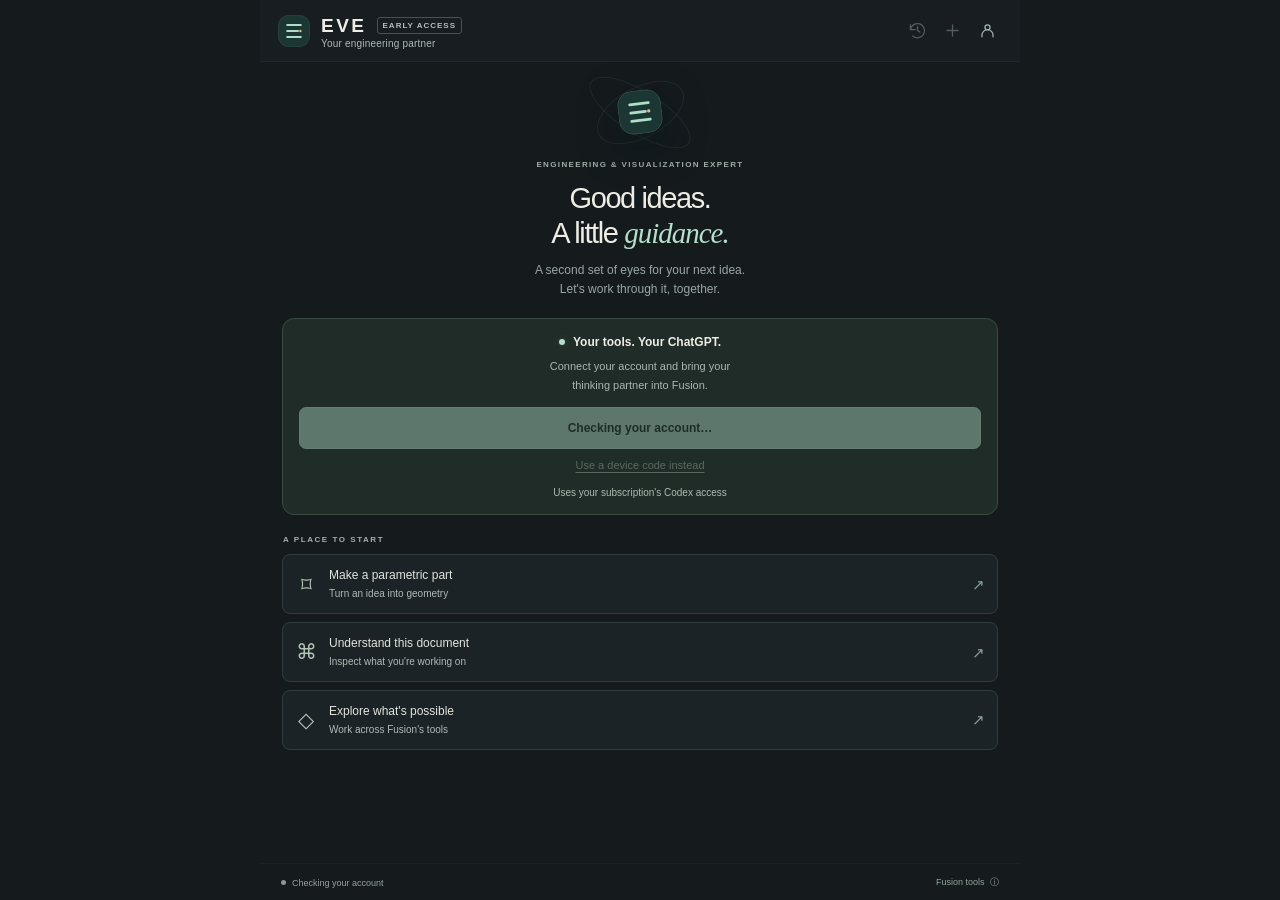
<file: addin/EVE/panel/index.html>
<!doctype html>
<html lang="en">
<head>
  <meta charset="utf-8">
  <meta name="viewport" content="width=device-width,initial-scale=1">
  <meta http-equiv="Content-Security-Policy" content="default-src 'self'; script-src 'self'; style-src 'self'; img-src 'self' data:; connect-src 'none'; object-src 'none'; base-uri 'none'">
  <title>EVE · Your engineering partner</title>
  <link rel="stylesheet" href="style.css?v=2">
  <link rel="stylesheet" href="fusion.css?v=13">
  <script src="images.js?v=2" defer></script>
  <script src="panel.js?v=15" defer></script>
</head>
<body>
  <div id="app" class="app signed-out">
    <header class="topbar">
      <div class="brand"><img src="mark.svg" alt="" width="32" height="32"><div><span class="wordmark">EVE<span class="beta">EARLY ACCESS</span></span><span class="brand-subtitle">Your engineering partner</span></div></div>
      <div class="header-actions">
        <button id="history-button" class="icon-button" title="Chat history" aria-label="Chat history" aria-expanded="false" aria-controls="history-panel"><svg viewBox="0 0 24 24"><path d="M3 11a9 9 0 1 1 3 8M3 5v6h6M12 7v5l3 2"/></svg></button>
        <button id="new-chat" class="icon-button" title="New conversation" aria-label="New conversation"><svg viewBox="0 0 24 24"><path d="M12 5v14M5 12h14"/></svg></button>
        <button id="account-button" class="icon-button" title="Account" aria-label="Account settings" aria-expanded="false"><svg viewBox="0 0 24 24"><circle cx="12" cy="8" r="3.2"/><path d="M5 20v-2a7 7 0 0 1 14 0v2"/></svg></button>
      </div>
    </header>
    <section id="account-menu" class="account-menu" aria-label="Account settings" hidden>
      <span class="eyebrow">YOUR CONNECTION</span><strong id="account-email">Not signed in</strong><span id="account-plan">Use your ChatGPT account</span>
      <button id="logout" class="secondary-button" hidden>Sign out</button>
      <div class="update-settings">
        <span id="installed-version"></span>
        <p id="update-status" role="status"></p>
        <button id="check-updates" class="secondary-button">Check for updates</button>
        <button id="menu-update" class="secondary-button" hidden>What’s new</button>
        <p id="download-status" role="status" hidden></p>
        <button id="menu-download" class="secondary-button" hidden>Download update</button>
      </div>
      <div class="debug-settings">
        <label class="debug-toggle" for="debug-logging"><span>Debug logging</span><input id="debug-logging" type="checkbox" role="switch" aria-describedby="debug-note"></label>
        <p id="debug-note">Off by default. When on, saves code, tool results, and errors locally. Logs may contain design details.</p>
        <button id="open-logs" class="secondary-button">Open logs folder</button>
      </div>
    </section>
    <section id="history-panel" class="history-panel" aria-label="Chat history" hidden>
      <div class="history-heading"><div><span class="eyebrow">PICK UP WHERE YOU LEFT OFF</span><h2>Your conversations</h2></div><button id="history-close" class="icon-button" aria-label="Close chat history">×</button></div>
      <p class="history-note">Saved on this computer</p>
      <label class="sr-only" for="history-search">Search conversations</label><input id="history-search" class="history-search" type="search" placeholder="Find a conversation…" autocomplete="off">
      <p id="history-empty" class="history-empty">Your conversations will appear here after your first message.</p>
      <div id="history-list" class="history-list"></div>
      <button id="history-more" class="secondary-button" hidden>Load older conversations</button>
    </section>
    <div id="preview-banner" class="preview-banner" hidden>DESIGN PREVIEW · SAMPLE CONTENT</div>
    <aside id="update-banner" class="update-banner" aria-label="EVE update" hidden>
      <div><strong id="update-title"></strong><span id="update-hint">Download to Downloads, then close Fusion and run the installer.</span></div>
      <div class="update-actions"><button id="download-update">Download update</button><button id="update-notes">What’s new</button><button id="dismiss-update" aria-label="Dismiss update notice" title="Remind me next time EVE starts">×</button></div>
    </aside>
    <main id="scroll-area">
      <section id="runtime-setup" class="sign-in-card runtime-setup" hidden>
        <span class="eyebrow">LET'S GET CONNECTED</span><h2>Codex needs attention</h2>
        <p>EVE couldn't start its included Codex runtime. Install or repair EVE with the complete EVE package for your computer, then reconnect.</p>
        <button id="repair-eve" class="primary-button">EVE installation guide ↗</button>
        <button id="install-codex" class="text-button">Official Codex download &amp; setup ↗</button>
        <span class="sign-in-note">The full EVE package includes its required runtime. Installing the desktop app alone doesn't repair EVE.</span>
      </section>
      <section id="welcome" class="welcome">
        <div class="hero-art" aria-hidden="true"><div class="orbit orbit-one"></div><div class="orbit orbit-two"></div><div class="crosshair crosshair-one">+</div><div class="crosshair crosshair-two">+</div><img src="mark.svg" width="74" height="74" alt=""><span class="art-label">IDEA → POSSIBILITY</span></div>
        <span class="eyebrow hero-eyebrow">ENGINEERING & VISUALIZATION EXPERT</span>
        <h1>Good ideas.<br>A little <em>guidance.</em></h1>
        <p class="intro">A second set of eyes for your next idea.<br>Let's work through it, together.</p>
        <section id="sign-in-card" class="sign-in-card">
          <div class="card-heading"><span class="connection-dot"></span><span>Your tools. Your ChatGPT.</span></div>
          <p>Connect your account and bring your<br class="wide-only"> thinking partner into Fusion.</p>
          <button id="login" class="primary-button">Sign in with ChatGPT <span aria-hidden="true">↗</span></button>
          <div id="login-wait" hidden><span class="small-spinner"></span><span>Finish signing in in your browser</span></div>
          <div id="device-info" hidden><span>Enter this code in your browser</span><strong id="device-code"></strong></div>
          <button id="device-login" class="text-button">Use a device code instead</button>
          <button id="cancel-login" class="text-button" hidden>Cancel sign-in</button>
          <button id="refresh-account" class="text-button" hidden>I've signed in — check again</button>
          <span class="sign-in-note">Uses your subscription's Codex access</span>
        </section>
        <div class="suggestions">
          <span class="eyebrow">A PLACE TO START</span>
          <button class="suggestion" data-prompt="Create a new component with a parametric 60 mm by 40 mm plate, 5 mm thick. Add four 5 mm mounting holes with centers 8 mm from each adjacent edge. Inspect the current document first and preserve existing geometry."><span class="suggestion-icon">⌑</span><span>Make a parametric part<small>Turn an idea into geometry</small></span><span class="suggestion-arrow">↗</span></button>
          <button class="suggestion" data-prompt="Inspect my active Fusion document and summarize its products, components, parameters, and current selection."><span class="suggestion-icon">⌘</span><span>Understand this document<small>Inspect what you're working on</small></span><span class="suggestion-arrow">↗</span></button>
          <button class="suggestion" data-prompt="Inspect my active Fusion workspace and available APIs. Explain what you can do here, including modeling, assemblies, or manufacturing where supported."><span class="suggestion-icon">◇</span><span>Explore what's possible<small>Work across Fusion's tools</small></span><span class="suggestion-arrow">↗</span></button>
        </div>
      </section>
      <section id="conversation" class="conversation" aria-label="Conversation" hidden></section>
      <div id="thinking" class="thinking" role="status" hidden><span></span><span></span><span></span><label>EVE is working</label></div>
    </main>
    <footer class="composer-area">
      <div id="task-target" class="task-target" role="status" hidden></div>
      <div id="tool-activity" class="tool-activity" role="status" aria-live="polite" aria-atomic="true" hidden>
        <span class="tool-activity-mark" aria-hidden="true">⌘</span>
        <div class="tool-activity-copy"><span id="tool-title"></span><span id="tool-name"></span></div>
      </div>
      <div id="preference-notice" class="preference-notice" hidden></div>
      <div id="error" class="error" role="alert" hidden><span id="error-text"></span><button id="dismiss-error" aria-label="Dismiss error">×</button></div>
      <div id="reconnect-row" hidden><button id="reconnect" class="secondary-button">Reconnect EVE</button></div>
      <form id="composer" class="composer">
        <div id="image-drafts" class="image-drafts" aria-label="Attached images" hidden></div>
        <div id="image-hint" class="sr-only" role="status" hidden></div>
        <input id="image-files" type="file" accept="image/png,image/jpeg,image/webp" multiple hidden>
        <label class="sr-only" for="message">Message EVE</label>
        <textarea id="message" rows="1" maxlength="32000" placeholder="What are you working on?" aria-describedby="composer-note image-hint"></textarea>
        <div class="composer-bottom">
          <div class="generation-options">
            <div class="model-wrap"><span class="model-spark" aria-hidden="true">✧</span><label class="sr-only" for="model">Model</label><select id="model"><option value="">Account default</option></select></div>
            <div class="effort-wrap"><label class="sr-only" for="effort">Reasoning effort</label><select id="effort" title="Reasoning effort"><option value="">Default</option></select></div>
          </div>
          <div class="composer-actions">
            <button id="attach-images" type="button" class="attach-button" title="Attach images · Ctrl+V to paste" aria-label="Attach images"><svg viewBox="0 0 24 24" aria-hidden="true"><path d="m8 12 6-6a3 3 0 0 1 4 4l-8 8a5 5 0 0 1-7-7l9-9m-6 12 8-8"/></svg></button>
            <button id="send" class="send-button" type="submit" title="Send message" aria-label="Send message"><svg viewBox="0 0 24 24" aria-hidden="true"><path d="M12 19V5m-6 6 6-6 6 6"/></svg></button>
            <button id="stop" class="send-button stop-button" type="button" title="Stop response" aria-label="Stop response" hidden><span></span></button>
          </div>
        </div>
      </form>
      <div class="footer-meta"><span class="status"><span id="status-dot" class="status-dot"></span><span id="status" role="status">Starting EVE</span></span><span id="composer-note">Fusion tools <span class="info-mark" title="EVE can inspect documents and run Python through Fusion's installed APIs.">ⓘ</span></span></div>
    </footer>
  </div>
  <dialog id="image-viewer" class="image-viewer"><button id="close-image" type="button" aria-label="Close image">×</button><img id="expanded-image" alt="Reference image"></dialog>
</body>
</html>
</file>
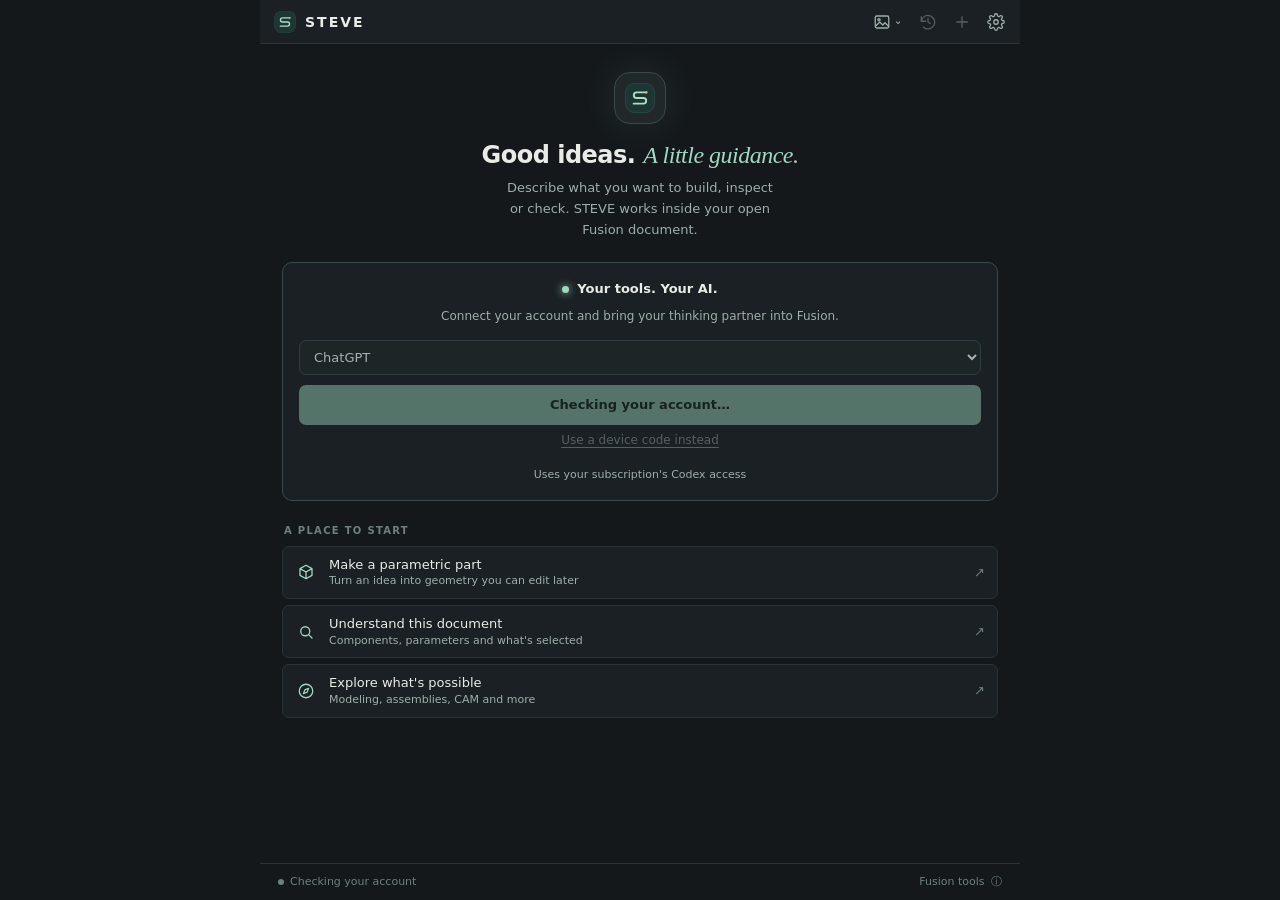
<file: addin/STEVE/panel/index.html>
<!doctype html>
<html lang="en">
<head>
  <meta charset="utf-8">
  <meta name="viewport" content="width=device-width,initial-scale=1">
  <meta http-equiv="Content-Security-Policy" content="default-src 'self'; script-src 'self'; style-src 'self'; img-src 'self' data:; connect-src 'none'; object-src 'none'; base-uri 'none'">
  <title>STEVE · Your engineering partner</title>
  <link rel="stylesheet" href="style.css?v=5">
  <link rel="stylesheet" href="fusion.css?v=21">
  <script src="markdown.js?v=1" defer></script>
  <script src="images.js?v=3" defer></script>
  <script src="gallery.js?v=1" defer></script>
  <script src="panel.js?v=35" defer></script>
</head>
<body>
  <div id="app" class="app signed-out">
    <header class="topbar">
      <div class="brand"><img src="mark.svg" alt="" width="22" height="22"><span class="wordmark">STEVE</span></div>
      <div class="header-actions">
        <button id="gallery-button" class="icon-button gallery-toggle" title="Image gallery" aria-label="Image gallery" aria-expanded="false" aria-controls="gallery-panel"><svg viewBox="0 0 24 24" aria-hidden="true"><rect x="3" y="4" width="18" height="16" rx="2"/><circle cx="8" cy="9" r="1.5"/><path d="m4 17 5-5 4 4 3-3 5 5"/></svg><span aria-hidden="true">⌄</span></button>
        <button id="history-button" class="icon-button" title="Conversations" aria-label="Conversations" aria-expanded="false" aria-controls="history-panel"><svg viewBox="0 0 24 24"><path d="M3 11a9 9 0 1 1 3 8M3 5v6h6M12 7v5l3 2"/></svg></button>
        <button id="new-chat" class="icon-button" title="New conversation" aria-label="New conversation"><svg viewBox="0 0 24 24"><path d="M12 5v14M5 12h14"/></svg></button>
        <button id="app-menu-button" class="icon-button" title="Settings" aria-label="Settings" aria-expanded="false" aria-controls="app-menu"><svg viewBox="0 0 24 24"><circle cx="12" cy="12" r="3"/><path d="M19.4 15a1.7 1.7 0 0 0 .3 1.8l.1.1a2 2 0 1 1-2.8 2.8l-.1-.1a1.7 1.7 0 0 0-1.8-.3 1.7 1.7 0 0 0-1 1.5V21a2 2 0 1 1-4 0v-.1a1.7 1.7 0 0 0-1.1-1.5 1.7 1.7 0 0 0-1.8.3l-.1.1a2 2 0 1 1-2.8-2.8l.1-.1a1.7 1.7 0 0 0 .3-1.8 1.7 1.7 0 0 0-1.5-1H3a2 2 0 1 1 0-4h.1a1.7 1.7 0 0 0 1.5-1.1 1.7 1.7 0 0 0-.3-1.8l-.1-.1a2 2 0 1 1 2.8-2.8l.1.1a1.7 1.7 0 0 0 1.8.3H9a1.7 1.7 0 0 0 1-1.5V3a2 2 0 1 1 4 0v.1a1.7 1.7 0 0 0 1 1.5 1.7 1.7 0 0 0 1.8-.3l.1-.1a2 2 0 1 1 2.8 2.8l-.1.1a1.7 1.7 0 0 0-.3 1.8V9a1.7 1.7 0 0 0 1.5 1H21a2 2 0 1 1 0 4h-.1a1.7 1.7 0 0 0-1.5 1z"/></svg><span id="settings-dot" class="badge-dot" hidden></span></button>
      </div>
    </header>
    <section id="app-menu" class="panel-view settings-view" aria-label="Settings" data-page="root" hidden>
      <div class="panel-head">
        <button id="settings-back" class="icon-button" aria-label="Back to settings" hidden><svg viewBox="0 0 24 24" aria-hidden="true"><path d="m15 5-7 7 7 7"/></svg></button>
        <h2 id="settings-title">Settings</h2>
        <button id="settings-close" class="icon-button" aria-label="Close settings">×</button>
      </div>
      <div class="panel-body">
        <nav id="settings-root" class="settings-root" aria-label="Settings categories">
          <span class="eyebrow">Connection</span>
          <button class="settings-row" type="button" data-page="account"><svg viewBox="0 0 24 24" aria-hidden="true"><circle cx="12" cy="8" r="3.2"/><path d="M5 20v-2a7 7 0 0 1 14 0v2"/></svg><span class="row-copy"><span class="row-title">AI provider</span><span id="row-account-value" class="row-value"></span></span><span class="chevron" aria-hidden="true"></span></button>
          <button class="settings-row" type="button" data-page="manufacturing"><svg viewBox="0 0 24 24" aria-hidden="true"><path d="M4 20h16M6 20V9l6-5 6 5v11M10 20v-5h4v5"/></svg><span class="row-copy"><span class="row-title">Manufacturing</span><span id="row-manufacturing-value" class="row-value"></span></span><span id="rmfg-badge" class="settings-badge" hidden>Reconnect</span><span class="chevron" aria-hidden="true"></span></button>
          <span class="eyebrow">STEVE</span>
          <button class="settings-row" type="button" data-page="updates"><svg viewBox="0 0 24 24" aria-hidden="true"><path d="M20 12a8 8 0 1 1-2.3-5.7M20 4v5h-5"/></svg><span class="row-copy"><span class="row-title">Updates</span><span id="row-updates-value" class="row-value"></span></span><span id="updates-badge" class="settings-badge" hidden>Available</span><span class="chevron" aria-hidden="true"></span></button>
          <button class="settings-row" type="button" data-page="diagnostics"><svg viewBox="0 0 24 24" aria-hidden="true"><path d="M4 6h16M4 12h16M4 18h10"/></svg><span class="row-copy"><span class="row-title">Diagnostics</span><span id="row-diagnostics-value" class="row-value"></span></span><span class="chevron" aria-hidden="true"></span></button>
          <p id="settings-version" class="settings-footer"></p>
        </nav>
        <div id="settings-account" class="settings-page" hidden>
          <div id="account-menu" aria-label="Provider and account">
            <div class="field"><label for="provider">AI provider</label><select id="provider" class="provider-select"><option value="chatgpt">ChatGPT</option><option value="grok">Grok / X</option><option value="claude">Claude (experimental)</option><option value="openrouter">OpenRouter (experimental)</option><option value="ollama">Ollama (local)</option></select></div>
            <div class="connection"><strong id="account-email">Not signed in</strong><span id="account-plan">Use your ChatGPT account</span></div>
            <div id="local-controls" hidden><p id="local-status" class="note"></p><div class="button-row"><button id="ollama-server" class="secondary-button" type="button">Server</button><button id="local-refresh" class="secondary-button" type="button">Refresh models</button><button id="local-help" class="secondary-button" type="button">Local setup</button></div></div>
            <div id="claude-controls" hidden><p id="claude-version" class="note"></p><p class="note">Claude Code manages your account. Use <code>claude auth login</code> or <code>claude auth logout</code> in a terminal outside Fusion.</p><div class="button-row"><button id="claude-refresh" class="secondary-button">Check connection</button></div></div>
            <div id="openrouter-controls" hidden><p class="note">Sign out removes the key from this computer. To revoke it, delete the STEVE key in OpenRouter.</p><div class="button-row"><button id="openrouter-keys" class="secondary-button">OpenRouter keys ↗</button><button id="openrouter-refresh" class="secondary-button">Refresh models</button></div></div>
            <div class="button-row"><button id="chatgpt-refresh" class="secondary-button" hidden>Refresh models</button><button id="logout" class="secondary-button" hidden>Sign out</button></div>
          </div>
        </div>
        <div id="settings-manufacturing" class="settings-page" hidden>
          <label class="switch-row" for="dfm-enabled"><span>Design for manufacturing<small>Experimental · STEVE considers how the part will be made</small></span><input id="dfm-enabled" type="checkbox" role="switch" aria-describedby="dfm-note"></label>
          <p id="dfm-note" class="note">Tell STEVE how the part will be made and it can run measured checks. Pause or finish your task before changing this.</p>
          <div id="rmfg-settings" class="settings-subsection" hidden>
            <h4>RMFG sheet metal <span class="settings-badge">Experimental</span></h4>
            <p class="note">Connect to let STEVE upload relevant parts for DFM checks and prepare quotes and checkout when you ask. You review and pay on RMFG.</p>
            <p id="rmfg-status" class="note" role="status"></p>
            <p id="rmfg-code" class="note" hidden></p>
            <div class="button-row">
              <button id="rmfg-connect" class="secondary-button">Connect RMFG</button>
              <button id="rmfg-enable-checkout" class="secondary-button" hidden>Enable quotes &amp; checkout</button>
              <button id="rmfg-refresh" class="secondary-button">Check RMFG connection</button>
              <button id="rmfg-cancel" class="secondary-button" hidden>Cancel sign-in</button>
              <button id="rmfg-disconnect" class="text-button" hidden>Disconnect RMFG</button>
            </div>
          </div>
        </div>
        <div id="settings-updates" class="settings-page" hidden>
          <div class="update-settings">
            <span id="installed-version"></span>
            <button id="installed-release-notes" class="text-button" type="button" hidden>What’s new in this version</button>
            <p id="update-status" class="note" role="status"></p>
            <div class="button-row"><button id="check-updates" class="secondary-button">Check for updates</button><button id="menu-update" class="secondary-button" hidden>What’s new</button><button id="menu-update-now" class="secondary-button" hidden>Update STEVE</button><button id="menu-download" class="secondary-button" hidden>Download update</button></div>
            <p id="download-status" class="note" role="status" hidden></p>
          </div>
          <div class="update-settings">
            <span id="codex-version">Codex runtime</span>
            <p id="codex-update-status" class="note" role="status"></p>
            <div class="button-row"><button id="check-codex-updates" class="secondary-button">Check Codex updates</button><button id="update-codex" class="secondary-button" hidden>Update Codex</button><button id="bundled-codex" class="text-button" hidden>Use bundled Codex</button></div>
            <p class="note">Updates independently of STEVE. After downloading, use Restart STEVE below to apply it and reopen your chat. Fusion stays open.</p>
          </div>
          <div class="menu-footer"><button id="restart-steve" class="secondary-button">Restart STEVE</button><span id="app-version"></span></div>
        </div>
        <div id="settings-diagnostics" class="settings-page" hidden>
          <label class="switch-row" for="debug-logging"><span>Debug logging<small>Saves code, tool results and errors locally</small></span><input id="debug-logging" type="checkbox" role="switch" aria-describedby="debug-note"></label>
          <p id="debug-note" class="note">Logs may contain design details.</p>
          <div class="button-row"><button id="open-logs" class="secondary-button">Open logs folder</button></div>
        </div>
      </div>
    </section>
    <section id="gallery-panel" class="panel-view gallery-view" aria-label="Image gallery" hidden>
      <div class="panel-head"><h2>Image gallery</h2><button id="gallery-close" class="icon-button" aria-label="Close image gallery">×</button></div>
      <div class="panel-body">
        <p class="note">Your images, across conversations. Turn on <strong>Available to STEVE</strong> to let it find an image in any chat. Attach sends it only to your current draft.</p>
        <div class="button-row"><button id="gallery-import" class="secondary-button">Import images</button><button id="gallery-refresh" class="secondary-button">Refresh</button><button id="gallery-folder" class="text-button">Open folder</button></div>
        <input id="gallery-files" type="file" accept="image/png,image/jpeg,image/webp" multiple hidden>
        <label class="sr-only" for="gallery-search">Search images</label><input id="gallery-search" class="history-search" type="search" maxlength="160" placeholder="Search image names…" autocomplete="off">
        <p id="gallery-status" class="note" role="status"></p>
        <p id="gallery-empty" class="note" hidden></p>
        <div id="gallery-grid" class="gallery-grid"></div>
        <button id="gallery-more" class="secondary-button" hidden>Load more</button>
        <p class="note gallery-footnote">Existing and new images start with access off. Turning off or removing an image stops future gallery lookup; images already sent remain in those chats. Remove keeps the cached file for chat history.</p>
      </div>
    </section>
    <section id="history-panel" class="panel-view" aria-label="Conversations" hidden>
      <div class="panel-head"><h2>Conversations</h2><button id="history-close" class="icon-button" aria-label="Close conversations">×</button></div>
      <div class="panel-body">
        <label class="sr-only" for="history-search">Search conversations</label><input id="history-search" class="history-search" type="search" placeholder="Search conversations saved on this computer…" autocomplete="off">
        <p id="history-empty" class="history-empty">Your conversations will appear here after your first message.</p>
        <div id="history-list" class="history-list"></div>
        <button id="history-more" class="secondary-button" hidden>Load older conversations</button>
      </div>
    </section>
    <div id="preview-banner" class="preview-banner" hidden>DESIGN PREVIEW · SAMPLE CONTENT</div>
    <aside id="release-notice" class="release-notice" aria-label="STEVE release notes" hidden>
      <span id="release-notice-title"></span><button id="show-release-notes" class="text-button" type="button">What’s new</button><button id="dismiss-release-notes" class="icon-button" type="button" aria-label="Dismiss release notes">×</button>
    </aside>
    <aside id="update-banner" class="update-banner" aria-label="STEVE update" hidden>
      <div><strong id="update-title"></strong><span id="update-hint">Download and install without a terminal.</span></div>
      <div class="update-actions"><button id="update-steve-now">Update STEVE</button><button id="download-update">Download only</button><button id="update-notes">What’s new</button><button id="dismiss-update" aria-label="Dismiss update notice" title="Remind me next time STEVE starts">×</button></div>
    </aside>
    <main id="scroll-area">
      <section id="runtime-setup" class="sign-in-card runtime-setup" hidden>
        <span class="eyebrow">LET'S GET CONNECTED</span><h2>Codex needs attention</h2>
        <p>STEVE couldn't start its included Codex runtime. Install or repair STEVE with the complete STEVE package for your computer, then reconnect.</p>
        <button id="repair-steve" class="primary-button">STEVE installation guide ↗</button>
        <button id="install-codex" class="text-button">Official Codex download &amp; setup ↗</button>
        <span class="sign-in-note">The full STEVE package includes its required runtime. Installing the desktop app alone doesn't repair STEVE.</span>
      </section>
      <section id="welcome" class="welcome">
        <div class="welcome-mark" aria-hidden="true"><img src="mark.svg" width="30" height="30" alt=""></div>
        <h1>Good ideas. <em>A little guidance.</em></h1>
        <p class="intro">Describe what you want to build, inspect or check. STEVE works inside your open Fusion document.</p>
        <section id="sign-in-card" class="sign-in-card">
          <div class="card-heading"><span class="connection-dot"></span><span id="sign-in-heading">Your tools. Your AI.</span></div>
          <p id="sign-in-description">Connect your account and bring your thinking partner into Fusion.</p>
          <label class="sr-only" for="welcome-provider">AI provider</label><select id="welcome-provider" class="provider-select"><option value="chatgpt">ChatGPT</option><option value="grok">Grok / X</option><option value="claude">Claude (experimental)</option><option value="openrouter">OpenRouter (experimental)</option><option value="ollama">Ollama (local)</option></select>
          <button id="login" class="primary-button">Sign in with ChatGPT <span aria-hidden="true">↗</span></button>
          <div id="login-wait" hidden><span class="small-spinner"></span><span>Finish signing in in your browser</span></div>
          <span id="grok-login-note" class="sign-in-note" hidden>If the browser shows a code for Grok Build, you don't need to copy it. STEVE completes sign-in automatically. Return to Fusion after approving access.</span>
          <div id="device-info" hidden><span>Enter this code in your browser</span><strong id="device-code"></strong></div>
          <button id="device-login" class="text-button">Use a device code instead</button>
          <button id="cancel-login" class="text-button" hidden>Cancel sign-in</button>
          <button id="refresh-account" class="text-button" hidden>I've signed in — check again</button>
          <div id="local-links" hidden><button id="install-ollama" class="text-button" type="button">Install Ollama ↗</button><button id="local-setup" class="text-button" type="button">Local setup ↗</button><button id="ollama-server-welcome" class="text-button" type="button">Server</button></div>
          <div id="openrouter-links" hidden><button id="openrouter-credits" class="text-button">OpenRouter keys and credits ↗</button></div>
          <div id="claude-links" hidden><button id="install-claude" class="text-button">Install Claude Code ↗</button></div>
          <span id="sign-in-note" class="sign-in-note">Uses your subscription's Codex access</span>
        </section>
        <div class="suggestions">
          <span class="eyebrow">A place to start</span>
          <button class="suggestion" data-prompt="Create a new component with a parametric 60 mm by 40 mm plate, 5 mm thick. Add four 5 mm mounting holes with centers 8 mm from each adjacent edge. Inspect the current document first and preserve existing geometry."><span class="suggestion-icon"><svg viewBox="0 0 24 24"><path d="M12 3 4 7.5v9L12 21l8-4.5v-9zM4 7.5l8 4.5 8-4.5M12 12v9"/></svg></span><span>Make a parametric part<small>Turn an idea into geometry you can edit later</small></span><span class="suggestion-arrow">↗</span></button>
          <button class="suggestion" data-prompt="Inspect my active Fusion document and summarize its products, components, parameters, and current selection."><span class="suggestion-icon"><svg viewBox="0 0 24 24"><circle cx="11" cy="11" r="6"/><path d="m20 20-4.5-4.5"/></svg></span><span>Understand this document<small>Components, parameters and what's selected</small></span><span class="suggestion-arrow">↗</span></button>
          <button class="suggestion" data-prompt="Inspect my active Fusion workspace and available APIs. Explain what you can do here, including modeling, assemblies, or manufacturing where supported."><span class="suggestion-icon"><svg viewBox="0 0 24 24"><circle cx="12" cy="12" r="9"/><path d="m15.5 8.5-2 5-5 2 2-5z"/></svg></span><span>Explore what's possible<small>Modeling, assemblies, CAM and more</small></span><span class="suggestion-arrow">↗</span></button>
        </div>
      </section>
      <nav id="transcript-pages" aria-label="Conversation pages" hidden>
        <button id="transcript-older" class="text-button" type="button">Show earlier messages</button>
        <button id="transcript-latest" class="text-button" type="button" hidden>Back to latest</button>
      </nav>
      <section id="conversation" class="conversation" aria-label="Conversation" hidden></section>
      <div id="thinking" class="thinking" role="status" hidden><span class="spinner" aria-hidden="true"></span><span id="thinking-label">Thinking</span></div>
    </main>
    <footer class="composer-area">
      <section id="rmfg-checkout" class="supplier-checkout" aria-label="RMFG checkout" hidden>
        <div><strong>Your RMFG checkout</strong><span>Quoted part snapshots · review delivery and final pricing on RMFG.</span></div>
        <button id="rmfg-open-checkout" type="button" class="secondary-button">Open checkout ↗</button>
      </section>
      <div class="context-row">
        <button id="job-strip" class="chip" type="button" aria-label="Manage current job" hidden><svg viewBox="0 0 24 24" aria-hidden="true"><circle cx="12" cy="12" r="8"/><circle cx="12" cy="12" r="3"/></svg><span id="job-strip-title" class="chip-label"></span><span id="job-strip-status" class="chip-meta"></span></button>
        <div id="task-target" class="chip" role="status" hidden><svg viewBox="0 0 24 24" aria-hidden="true"><path d="M6 3h8l4 4v14H6zM14 3v4h4"/></svg><span id="task-target-label" class="chip-label"></span><span id="task-target-meta" class="chip-meta"></span></div>
        <button id="dfm-chip" class="chip" type="button" title="Design for manufacturing is on · open settings" hidden><svg viewBox="0 0 24 24" aria-hidden="true"><path d="M4 20h16M6 20V9l6-5 6 5v11M10 20v-5h4v5"/></svg><span class="chip-label">DFM on</span></button>
      </div>
      <div id="preference-notice" class="preference-notice" hidden></div>
      <div id="error" class="error" role="alert" hidden><span id="error-text"></span><button id="dismiss-error" aria-label="Dismiss error">×</button></div>
      <div id="reconnect-row" hidden><button id="reconnect" class="secondary-button">Reconnect STEVE</button></div>
      <form id="composer" class="composer">
        <div id="image-drafts" class="image-drafts" aria-label="Attached images" hidden></div>
        <div id="image-hint" class="sr-only" role="status" hidden></div>
        <input id="image-files" type="file" accept="image/png,image/jpeg,image/webp" multiple hidden>
        <label class="sr-only" for="message">Message STEVE</label>
        <textarea id="message" rows="1" maxlength="32000" placeholder="What are you working on?" aria-describedby="composer-note image-hint"></textarea>
        <div class="composer-bottom">
          <button id="composer-plus" type="button" class="tool-button" title="Attach, Dream, jobs" aria-label="More options" aria-expanded="false" aria-controls="plus-menu"><svg viewBox="0 0 24 24" aria-hidden="true"><path d="M12 5v14M5 12h14"/></svg></button>
          <div id="plus-menu" class="plus-menu" role="menu" hidden>
            <button id="attach-images" type="button" class="menu-item" role="menuitem"><svg viewBox="0 0 24 24" aria-hidden="true"><path d="m8 12 6-6a3 3 0 0 1 4 4l-8 8a5 5 0 0 1-7-7l9-9m-6 12 8-8"/></svg><span>Attach images<small id="attach-hint">PNG, JPEG or WebP · Ctrl+V pastes a screenshot</small></span></button>
            <div id="dream-entry" hidden><button id="dream" type="button" class="menu-item" role="menuitem" title="Generate a concept image using your Codex limits"><svg viewBox="0 0 24 24" aria-hidden="true"><path d="M12 3v3m0 12v3M3 12h3m12 0h3M5.6 5.6l2.2 2.2m8.4 8.4 2.2 2.2m0-12.8-2.2 2.2m-8.4 8.4-2.2 2.2M12 8l1.2 2.8L16 12l-2.8 1.2L12 16l-1.2-2.8L8 12l2.8-1.2z"/></svg><span>Dream a concept image<small>Uses your Codex image limits</small></span></button></div>
            <button id="job-button" type="button" class="menu-item" role="menuitem" title="Set or manage a job · /jobs"><svg viewBox="0 0 24 24" aria-hidden="true"><circle cx="12" cy="12" r="8"/><circle cx="12" cy="12" r="3"/></svg><span><span id="job-button-label">Start a job</span><small>Multi-turn work toward an objective · /jobs</small></span></button>
          </div>
          <div class="generation-options">
            <div class="pill-select model-select"><label class="sr-only" for="model">Model</label><select id="model"><option value="">Account default</option></select></div>
            <div class="pill-select effort-select"><label class="sr-only" for="effort">Reasoning effort</label><select id="effort" title="Reasoning effort"><option value="">Default</option></select></div>
          </div>
          <div class="composer-actions">
            <button id="send" class="send-button" type="submit" title="Send message" aria-label="Send message"><svg viewBox="0 0 24 24" aria-hidden="true"><path d="M12 19V5m-6 6 6-6 6 6"/></svg></button>
            <button id="stop" class="send-button stop-button" type="button" title="Stop response" aria-label="Stop response" hidden><span></span></button>
          </div>
        </div>
      </form>
      <div class="footer-meta"><span class="status"><span id="status-dot" class="status-dot"></span><span id="status" role="status">Starting STEVE</span></span><span id="composer-note">Fusion tools <span class="info-mark" title="STEVE can inspect documents and run Python through Fusion's installed APIs.">ⓘ</span></span></div>
    </footer>
  </div>
  <dialog id="image-viewer" class="image-viewer"><button id="close-image" type="button" aria-label="Close image">×</button><img id="expanded-image" alt="Reference image"></dialog>
  <dialog id="release-notes-dialog" class="job-dialog" aria-labelledby="release-notes-heading">
    <h2 id="release-notes-heading"></h2><ul id="release-notes-items"></ul><p id="release-notes-note" class="note"></p>
    <button id="close-release-notes" class="primary-button" type="button">Got it</button>
  </dialog>
  <dialog id="update-confirm" class="job-dialog" aria-labelledby="update-confirm-heading">
    <h2 id="update-confirm-heading">Update &amp; restart STEVE?</h2>
    <p>STEVE will now restart to install the update. Fusion and your documents will stay open. The panel will briefly close, then reopen with your current chat. Your sign-in and saved chats are kept. If work is still running, STEVE waits for it to finish before restarting.</p>
    <div class="job-actions"><button id="confirm-update" type="button" class="primary-button">Update &amp; restart STEVE</button><button id="cancel-update" type="button" class="secondary-button">Cancel</button></div>
  </dialog>
  <dialog id="job-dialog" class="job-dialog" aria-labelledby="job-heading">
    <div class="job-heading"><div><span class="eyebrow">Keep working toward an outcome</span><h2 id="job-heading">Your job</h2></div><button id="job-close" type="button" class="icon-button" aria-label="Close job controls">×</button></div>
    <p id="job-summary"></p><p id="job-usage" class="job-note"></p><p id="job-target-note" class="job-note"></p>
    <div class="job-actions"><button id="job-pause" type="button" class="secondary-button">Pause</button><button id="job-resume" type="button" class="secondary-button">Resume</button><button id="job-clear" type="button" class="text-button">Clear job</button></div>
    <p id="job-wait-note" class="job-note" role="status" hidden></p>
    <form id="job-form">
      <label for="job-objective">Objective</label><textarea id="job-objective" rows="4" maxlength="4000" required placeholder="Create a mounting bracket and verify its dimensions…"></textarea>
      <label for="job-budget">Token budget <span class="job-note">(optional)</span></label><input id="job-budget" type="number" min="1" max="9007199254740991" step="1" placeholder="No token limit">
      <p class="job-note">STEVE continues until the job is complete, paused, blocked, or limited. Editing the objective starts fresh usage tracking. Stop also pauses the job.</p>
      <button id="job-save" type="submit" class="primary-button">Start job</button>
    </form>
    <details class="job-help"><summary>Slash commands</summary><p><code>/jobs &lt;objective&gt;</code> — create or replace<br><code>/jobs</code> — status and controls<br><code>/jobs edit</code> — edit objective and budget<br><code>/jobs pause</code> — pause work<br><code>/jobs resume</code> — continue<br><code>/jobs clear</code> — remove job, keep chat</p></details>
  </dialog>
  <dialog id="ollama-dialog" class="job-dialog" aria-labelledby="ollama-heading">
    <div class="job-heading"><div><span class="eyebrow">Ollama server</span><h2 id="ollama-heading">Ollama server</h2></div><button id="ollama-close" type="button" class="icon-button" aria-label="Close Ollama server settings">×</button></div>
    <p class="job-note">STEVE uses http. The port defaults to 11434. Add an API key only if that server requires one. Saving reconnects Ollama and reopens the current chat when the server answers.</p>
    <form id="ollama-form" autocomplete="off">
      <label for="ollama-host">Host</label>
      <input id="ollama-host" type="text" required maxlength="253" autocomplete="off" spellcheck="false" placeholder="127.0.0.1">
      <label for="ollama-port">Port <span class="job-note">(optional)</span></label>
      <input id="ollama-port" type="text" inputmode="numeric" maxlength="5" autocomplete="off" spellcheck="false" placeholder="11434">
      <label for="ollama-url">URL path <span class="job-note">(optional)</span></label>
      <input id="ollama-url" type="text" maxlength="512" autocomplete="off" spellcheck="false" placeholder="/prefix or ?think=false">
      <p class="job-note">Added after the host and port. STEVE still calls /api and /v1 under a prefix. A query such as ?think=false is for a gateway that turns reasoning off on the URL. Put secrets in the API key field.</p>
      <label for="ollama-key">API key <span class="job-note">(optional)</span></label>
      <input id="ollama-key" type="password" maxlength="4096" autocomplete="off" spellcheck="false" placeholder="Leave blank unless the server requires one">
      <p id="ollama-key-note" class="job-note"></p>
      <label class="ollama-clear" id="ollama-clear-row" for="ollama-clear-key" hidden><input id="ollama-clear-key" type="checkbox"> Remove saved API key</label>
      <button id="ollama-save" type="submit" class="primary-button">Save server</button>
    </form>
  </dialog>
</body>
</html>
</file>
<file: addin/EVE/panel/style.css>
:root{color-scheme:dark;--bg:#151a1d;--surface:#1c2326;--line:#313b3e;--text:#edece5;--muted:#99a7a7;--accent:#b5dfcc;--quiet:#6d8380;--sans:"Segoe UI Variable Text","Segoe UI",sans-serif;font-family:var(--sans);font-size:14px;color:var(--text);background:var(--bg)}
*{box-sizing:border-box}body{margin:0}button,textarea,select{font:inherit}button{cursor:pointer}button:disabled{cursor:default;opacity:.42}button,select,textarea{-webkit-tap-highlight-color:transparent}button:focus-visible,select:focus-visible,textarea:focus-visible{outline:2px solid var(--accent);outline-offset:3px}button{transition:background .15s,color .15s,transform .15s}button:active:not(:disabled){transform:translateY(1px)}[hidden]{display:none!important}.app{height:100vh;height:100dvh;display:flex;flex-direction:column;position:relative;max-width:760px;margin:auto}.topbar{height:80px;flex-shrink:0;padding:0 23px;display:flex;align-items:center;justify-content:space-between;border-bottom:1px solid #ffffff0a;background:#171d20}.brand{display:flex;align-items:center;gap:11px}.wordmark{display:flex;align-items:center;gap:10px;font-size:19px;font-weight:650;letter-spacing:2.5px;line-height:25px}.beta{font-size:8px;font-weight:600;letter-spacing:1px;color:#b3c1b9;border:1px solid #46544d;border-radius:3px;padding:0 5px;line-height:15px}.brand-subtitle{display:block;font-size:10px;color:var(--muted);letter-spacing:.2px}.header-actions{display:flex;gap:5px}.icon-button{width:30px;height:32px;border:0;border-radius:7px;background:transparent;color:#a4b5b1;display:grid;place-items:center}.icon-button:hover{background:#ffffff0a;color:var(--text)}svg{width:19px;height:19px;fill:none;stroke:currentColor;stroke-width:1.6;stroke-linecap:round;stroke-linejoin:round}main{flex:1;overflow-y:auto;scrollbar-width:thin;scrollbar-color:#354642 transparent}.welcome{padding:25px 26px 26px}.hero-art{height:127px;width:180px;position:relative;display:grid;place-items:center;margin:0 auto 21px}.hero-art>img{z-index:1;transform:rotate(-7deg);box-shadow:0 12px 38px #06171288;border-radius:25px}.orbit{position:absolute;border:1px solid #8cb6a21b;border-radius:50%;width:148px;height:99px;transform:rotate(-28deg)}.orbit-two{width:175px;height:79px;transform:rotate(32deg)}.crosshair{position:absolute;color:#6d978a;font-size:17px;font-weight:200}.crosshair-one{left:10px;top:18px}.crosshair-two{right:9px;bottom:26px}.art-label{position:absolute;bottom:-5px;font-size:7px;letter-spacing:2.5px;color:#8ba59b}.eyebrow{font-size:9px;font-weight:650;letter-spacing:1.55px;color:#9faea7;display:block}.hero-eyebrow{text-align:center;font-size:8px;letter-spacing:1.35px}h1{font-size:36px;line-height:1.18;font-weight:500;letter-spacing:-1.4px;text-align:center;margin:13px 0 13px}h1 em{font-family:Georgia,serif;font-weight:400;color:var(--accent);letter-spacing:-1px}.intro{color:var(--muted);font-size:12px;line-height:1.8;text-align:center;margin:0 0 24px}.sign-in-card{border:1px solid #3a4b43;border-radius:12px;padding:18px;background:linear-gradient(125deg,#25312c80,#1c242580);margin-bottom:28px;text-align:center}.card-heading{display:flex;align-items:center;justify-content:center;gap:8px;font-size:12px;font-weight:600}.connection-dot{width:6px;height:6px;border-radius:50%;background:var(--accent);box-shadow:0 0 9px #b5dfcc33}.sign-in-card p{font-size:11px;line-height:1.7;color:#aab7b1;margin:9px 0 16px}.primary-button{border:1px solid #c6edda;background:var(--accent);color:#1b3027;border-radius:7px;width:100%;padding:12px 15px;font-size:12px;font-weight:650;display:flex;align-items:center;justify-content:center;gap:16px}.primary-button:hover{background:#ceeedd}.primary-button span{font-size:17px;line-height:12px}.text-button{font-size:10px;border:0;background:transparent;color:#a8beb2;padding:10px 4px 4px;text-decoration:underline;text-underline-offset:3px}.text-button:hover{color:var(--text)}.sign-in-note{display:block;font-size:9px;color:#92a39b;margin-top:12px}.suggestions>.eyebrow{font-size:8px;color:#a4b0ab;margin:0 0 10px 1px}.suggestion{display:flex;align-items:center;width:100%;text-align:left;border:1px solid #303d3e;border-radius:8px;padding:12px;margin-bottom:8px;gap:12px;background:#1c2326;color:#e1e4dc;font-size:12px;line-height:1.4}.suggestion:hover{background:#24302e;border-color:#577366}.suggestion-icon{font-size:21px;color:#b3c5b7;font-family:Arial,sans-serif;width:22px;text-align:center}.suggestion small{display:block;color:#8f9f9c;font-size:10px;margin-top:3px}.suggestion-arrow{margin-left:auto;color:#879f94;font-size:15px}.composer-area{flex-shrink:0;padding:13px 18px 14px;border-top:1px solid #ffffff07;background:var(--bg)}.composer{border:1px solid #42524e;border-radius:12px;background:#20292a;box-shadow:0 4px 15px #00000012;overflow:hidden;transition:border-color .15s}.composer:focus-within{border-color:#8ab29e}.composer textarea{display:block;resize:none;width:100%;min-height:65px;max-height:170px;border:0;background:transparent;color:var(--text);font-size:13px;line-height:1.55;padding:15px 14px 5px;outline:none!important}.composer textarea::placeholder{color:#9aa9a3}.composer textarea:disabled::placeholder{color:#85938e}.composer-bottom{display:flex;align-items:center;padding:3px 10px 9px;gap:7px}.model-wrap{display:flex;align-items:center;gap:4px;min-width:0;flex:1}.model-spark{color:#a8c5b5;font-size:18px}.model-wrap select{background:transparent;color:#acbcb5;border:0;font-size:10px;max-width:205px;text-overflow:ellipsis;padding:4px 15px 4px 3px;cursor:pointer}.model-wrap option{background:var(--surface);color:var(--text)}.send-button{width:31px;height:31px;display:grid;place-items:center;border:0;border-radius:8px;background:var(--accent);color:#23382d;flex-shrink:0}.send-button:hover{background:#d1ebde}.send-button:disabled{background:#45534d;color:#91a59a;opacity:.7}.stop-button span{width:10px;height:10px;background:#203e2d;border-radius:2px}.footer-meta{display:flex;justify-content:space-between;align-items:center;margin:10px 3px 0;font-size:9px;color:#93a49b;gap:8px}.status{display:flex;align-items:center;gap:6px;min-width:0}.status-dot{width:5px;height:5px;background:#8d9792;border-radius:50%;flex-shrink:0}.status-dot.ready{background:#a6dcb9}.status-dot.busy{background:#e1bb88;animation:pulse 1.5s infinite}.info-mark{margin-left:3px}.conversation{padding:24px 24px 8px}.message{margin:0 0 25px;animation:appear .2s ease-out}.message-head{display:flex;align-items:center;gap:7px;margin-bottom:9px;font-size:9px;letter-spacing:1.1px;font-weight:650;color:#a7b9b0}.message-head img{width:20px;height:20px;border-radius:6px}.message.user{margin-left:28px}.message.user .message-body{background:#27332f;border:1px solid #3a4941;border-radius:12px 12px 3px 12px;padding:12px 14px;color:#e2e9df}.message.user .message-head{justify-content:flex-end;color:#a4b2ab}.message-body{font-size:13px;line-height:1.8;overflow-wrap:anywhere}.message-body p{margin:0 0 12px}.message-body p:last-child{margin:0}.message-body h2,.message-body h3,.message-body h4{font-size:14px;margin:17px 0 7px;font-weight:600;color:#d2e3d7}.message-body ul,.message-body ol{padding-left:22px;margin:8px 0 13px}.message-body li{padding-left:3px;margin-bottom:6px}.message-body strong{color:#edf2e9;font-weight:650}.message-body code{font-family:Consolas,monospace;font-size:11px;color:#c2dfce;background:#26322c;padding:2px 5px;border-radius:4px}.message-body pre{background:#101716;border:1px solid #314139;border-radius:9px;padding:13px;overflow:auto;line-height:1.65;white-space:pre;max-width:100%}.message-body pre code{padding:0;background:none;font-size:11px}.message-body blockquote{border-left:2px solid #739985;margin:12px 0;padding:0 12px;color:#a8bbb0}.message-body a{color:#b5dfcc;text-underline-offset:3px}.thinking{display:flex;gap:4px;align-items:center;margin:0 24px 24px;color:#97b2a2;font-size:10px}.thinking span{width:4px;height:4px;border-radius:50%;background:#a7cdb9;animation:pulse 1.2s infinite}.thinking span:nth-child(2){animation-delay:.2s}.thinking span:nth-child(3){animation-delay:.4s}.thinking label{margin-left:6px}.error{font-size:11px;line-height:1.6;border:1px solid #795b42;background:#342a22;color:#edcca8;border-radius:8px;padding:10px 12px;margin-bottom:10px;display:flex;align-items:flex-start;gap:8px;max-height:130px;overflow:auto}.error button{border:0;color:inherit;background:none;font-size:17px;margin-left:auto;padding:0}.secondary-button{background:#27332e;border:1px solid #536c5e;border-radius:7px;color:#d3e0d4;padding:8px 13px;font-size:11px}.secondary-button:hover{background:#324339}#reconnect-row{margin-bottom:10px}#login-wait{display:flex;gap:8px;align-items:center;justify-content:center;margin-top:13px;font-size:10px;color:#c3d4c8}.small-spinner{width:11px;height:11px;border:1px solid #677f70;border-top-color:#d7f1df;border-radius:50%;animation:spin 1s linear infinite}#device-info{display:flex;flex-direction:column;gap:8px;font-size:11px;margin-top:14px}#device-code{font-family:Consolas,monospace;font-size:22px;letter-spacing:4px;color:#d7eadb}.account-menu{position:absolute;z-index:5;right:18px;top:70px;left:18px;padding:20px;background:#24302a;border:1px solid #4b6656;border-radius:10px;box-shadow:0 15px 40px #0008;display:flex;flex-direction:column;gap:9px}.account-menu strong{font-size:13px;overflow-wrap:anywhere}.account-menu>span:not(.eyebrow){font-size:11px;color:#a9bcae}.account-menu button{margin-top:5px}.preview-banner{padding:6px 12px;text-align:center;color:#dfbf92;font-size:8px;letter-spacing:1.2px;background:#332c21}.sr-only{position:absolute;width:1px;height:1px;padding:0;margin:-1px;overflow:hidden;clip:rect(0,0,0,0);white-space:nowrap;border:0}
@keyframes pulse{50%{opacity:.35}}@keyframes spin{to{transform:rotate(360deg)}}@keyframes appear{from{opacity:0;transform:translateY(4px)}to{opacity:1;transform:translateY(0)}}
@media(max-width:360px){.topbar{padding:0 15px}.beta{display:none}.welcome{padding:20px 18px}.composer-area{padding:10px 12px}.conversation{padding:20px 18px}.model-wrap select{max-width:160px}h1{font-size:32px}.wide-only{display:none}}
@media(max-height:790px){.hero-art{height:90px;margin-bottom:17px}.hero-art>img{width:58px;height:58px}.orbit-one{width:120px;height:74px}.orbit-two{width:145px;height:55px}.hero-art .art-label{bottom:-3px}.welcome{padding-top:16px}h1{font-size:32px}.intro{margin-bottom:19px}.sign-in-card{padding:15px;margin-bottom:22px}.suggestion{padding:10px}.topbar{height:70px}}
@media(prefers-reduced-motion:reduce){*{animation:none!important;transition:none!important}}
</file>
<file: addin/EVE/panel/fusion.css>
/* Paint the embedded document explicitly: Fusion can supply a light body style. */
html, html body {
  margin: 0 !important;
  padding: 0 !important;
  width: 100%;
  height: 100%;
  overflow: hidden;
  background: #151a1d !important;
  color: #edece5 !important;
  font-family: "Segoe UI Variable Text", "Segoe UI", sans-serif;
}
#app {
  width: 100%;
  min-height: 0;
  background: #151a1d;
  color: #edece5;
}
#scroll-area, #welcome, #conversation {
  background: #151a1d;
  color: #edece5;
}
#scroll-area { min-height: 0; overflow-x: hidden; }
#app h1 { color: #edece5; }
#app .sign-in-card { background: #202c27; }
#app .topbar { height: 62px; padding: 0 18px; }
#app .welcome { padding: 18px 22px 22px; }
#app .hero-art { height: 64px; margin-bottom: 16px; }
#app .hero-art > img { width: 44px; height: 44px; border-radius: 15px; }
#app .orbit-one { width: 95px; height: 51px; }
#app .orbit-two { width: 116px; height: 43px; }
#app .art-label, #app .crosshair { display: none; }
#app h1 { font-size: 29px; line-height: 1.2; margin: 12px 0 10px; }
#app .intro { margin-bottom: 19px; font-size: 12px; line-height: 1.6; }
#app .sign-in-card { padding: 16px; margin-bottom: 20px; }
#app .sign-in-card p { margin: 8px 0 13px; }
#app .primary-button { min-height: 42px; }
#app .text-button { font-size: 11px; }
#app .sign-in-note { color: #adbbb3; font-size: 10px; }
#app .brand-subtitle, #app .suggestion small { color: #adbbb6; }
#app.signed-out .composer-area { padding: 2px 18px 11px; }
#app.signed-out #composer { display: none; }
#app.signed-out .error { margin-top: 10px; }
#app .account-menu { top: 55px; }
#refresh-account { margin-top: 5px; }
.runtime-setup { margin: 22px 18px; }
.runtime-setup h2 { font-weight: 500; font-size: 23px; }
.history-panel { position: absolute; z-index: 4; inset: 62px 0 0; display: flex; flex-direction: column; gap: 14px; padding: 22px 18px; background: #151a1d; }
.history-heading { display: flex; align-items: flex-start; justify-content: space-between; gap: 8px; }
.history-heading h2 { font-size: 22px; font-weight: 500; letter-spacing: -.5px; margin: 8px 0 0; }
.history-heading .eyebrow { font-size: 8px; }
.history-heading .icon-button { font-size: 23px; flex-shrink: 0; }
.history-note { font-size: 11px; color: #adbbb6; margin: -6px 0 0; }
.history-search { width: 100%; padding: 12px; border: 1px solid #42524e; border-radius: 8px; background: #20292a; color: #edece5; font: inherit; font-size: 12px; }
.history-list { min-height: 0; overflow-y: auto; flex: 1; display: flex; flex-direction: column; gap: 8px; }
.history-entry { flex-shrink: 0; width: 100%; text-align: left; padding: 14px; border: 1px solid #313b3e; border-radius: 10px; background: #1c2326; color: #edece5; }
.history-entry:hover, .history-entry[aria-current="true"] { background: #26352e; border-color: #6a927e; }
.history-entry strong { display: block; font-size: 12px; line-height: 1.5; font-weight: 500; overflow-wrap: anywhere; }
.history-entry small { display: block; margin-top: 7px; font-size: 10px; color: #adbbb6; }
.history-empty { color: #adbbb6; font-size: 12px; line-height: 1.7; margin: 20px 6px; }
@media (max-width: 360px) {
  #app .topbar { padding: 0 14px; }
  #app .welcome { padding: 16px; }
  #app h1 { font-size: 27px; }
}
@media (max-height: 520px) {
  #app .hero-art, #app .hero-eyebrow { display: none; }
  #app .welcome { padding-top: 8px; }
  #app .intro { margin-bottom: 12px; }
}
.debug-settings { border-top: 1px solid #354340; margin-top: 12px; padding-top: 12px; }
.account-menu { max-height:calc(100% - 70px); overflow-y:auto; }
.update-settings { border-top:1px solid #354340; padding-top:12px; font-size:11px; color:#b9d7c8; }
.update-settings p { font-size:11px; line-height:1.5; color:#a6b6b0; margin:8px 0; }
.update-banner { flex-shrink:0; padding:10px 18px; background:#26372e; border-bottom:1px solid #3a5746; color:#d5e5dc; font-size:11px; line-height:1.5; }
.update-banner strong, .update-banner span { display:block; }
.update-banner span { color:#b0c5b8; font-size:10px; }
.update-actions { display:flex; align-items:center; gap:12px; margin-top:6px; }
.update-actions button { padding:2px 0; background:none; border:0; color:#b8e6cd; font-size:11px; text-decoration:underline; }
.update-actions #dismiss-update { margin-left:auto; width:24px; font-size:19px; text-decoration:none; }
.debug-toggle { display: flex; align-items: center; justify-content: space-between; gap: 20px; font-size: 13px; cursor: pointer; }
.debug-toggle input { width: 18px; height: 18px; accent-color: #a6dbc7; cursor: pointer; }
.debug-settings p { color: #a6b6b0; font-size: 11px; line-height: 1.5; margin: 9px 0; }
.debug-toggle input:focus-visible { outline: 2px solid #a6dbc7; outline-offset: 3px; }
.message-note { display: block; margin-top: 6px; color: #a6b6b0; font-size: 10px; }
.delivery-failed { color: #edbf93; }
#stop { margin-left: 0; }
.generation-options { display:flex; flex:1; min-width:0; flex-wrap:wrap; align-items:center; column-gap:8px; row-gap:3px; }
.generation-options .model-wrap { flex:1 1 110px; min-width:0; }
.generation-options .model-wrap select { width:100%; max-width:100%; min-width:0; }
.effort-wrap { display:flex; align-items:center; min-width:0; font-size:10px; color:#aabbb3; }
.effort-wrap select { min-width:0; max-width:120px; color:#aebfb5; background:transparent; border:0; border-radius:5px; padding:5px 2px; font-size:10px; cursor:pointer; text-overflow:ellipsis; }
.effort-wrap option { background:#1c2326; color:#edece5; }
.composer { border-radius:14px; background:#1d2627; }
.composer textarea { min-height:52px; padding:12px 14px 6px; }
.composer-bottom { gap:8px; padding:3px 10px 10px; }
.composer-actions { display:flex; align-items:center; gap:5px; flex-shrink:0; }
.attach-button { display:grid; place-items:center; width:31px; height:31px; padding:0; border:0; border-radius:8px; background:transparent; color:#9eb6aa; }
.attach-button:hover:not(:disabled) { background:#ffffff0b; color:#d0e7da; }
.attach-button svg { width:18px; height:18px; }
.send-button { flex-shrink:0; }
.task-target { margin:0 1px 8px; color:#b9d7c8; font-size:10px; overflow-wrap:anywhere; }
.tool-activity { display:flex; align-items:center; gap:9px; margin:0 0 9px; padding:9px 11px; border:1px solid #354940; border-radius:10px; background:#1b2623; }
.tool-activity-mark { flex-shrink:0; color:#a6dbc7; font-size:17px; }
.tool-activity-copy { min-width:0; }
#tool-title { display:block; color:#d5e5dc; font-size:11px; line-height:1.5; white-space:nowrap; overflow:hidden; text-overflow:ellipsis; }
#tool-name { display:block; margin-top:2px; color:#99b3a5; font-size:9px; line-height:1.5; overflow-wrap:anywhere; }
.preference-notice { margin-bottom:8px; color:#dfbf92; font-size:10px; line-height:1.4; }
.image-drafts { display:flex; gap:10px; padding:12px 14px 4px; overflow-x:auto; scrollbar-width:thin; scrollbar-color:#354642 transparent; }
.message-images { display:flex; flex-wrap:wrap; gap:8px; margin-bottom:10px; }
.image-chip { position:relative; width:56px; height:56px; flex:0 0 56px; }
.image-thumbnail, .saved-image { padding:0; overflow:hidden; border:1px solid #506258; border-radius:9px; background:#202a28; color:#adbbb6; }
.image-thumbnail { width:56px; height:56px; font-size:9px; border-color:#43554c; }
.image-thumbnail img, .saved-image img { display:block; width:100%; height:100%; object-fit:contain; }
.remove-image { position:absolute; top:-5px; right:-5px; display:grid; place-items:center; width:22px; height:22px; border:2px solid #1d2627; border-radius:50%; background:#42544a; color:#edece5; font-size:15px; line-height:1; padding:0; }
.remove-image:hover { background:#596f61; }
.saved-image { width:112px; height:92px; font-size:10px; overflow-wrap:anywhere; }
.saved-image:hover { border-color:#b9d7c8; }
.image-viewer { padding:34px 10px 10px; width:calc(100% - 32px); max-height:90vh; border:1px solid #506258; border-radius:12px; background:#151a1d; color:#edece5; }
.image-viewer::backdrop { background:#000b; }
.image-viewer img { display:block; width:100%; max-height:75vh; object-fit:contain; }
#close-image { position:absolute; right:8px; top:5px; padding:0; width:26px; height:26px; background:transparent; border:0; color:#edece5; font-size:24px; }
</file>
<file: addin/STEVE/panel/style.css>
/* STEVE panel. Colors, sizes and type come from the tokens below; components never hard-code colors. */
:root {
  color-scheme: dark;
  --bg: #14181b;
  --surface: #1a2023;
  --surface-2: #202829;
  --surface-3: #27302f;
  --line: #2a3437;
  --line-strong: #3b494b;
  --text: #e8ebe6;
  --muted: #9fadaa;
  --faint: #6f7f7d;
  --accent: #9fd8c0;
  --accent-hover: #b6e5d0;
  --accent-ink: #12261d;
  --accent-soft: #9fd8c01f;
  --success: #7fcf9a;
  --warning: #e3b56e;
  --danger: #ea8f7e;
  --danger-soft: #ea8f7e1a;
  --code-bg: #10161a;
  --tok-kw: #c792ea;
  --tok-str: #b5d99c;
  --tok-num: #f2a072;
  --tok-fn: #82aaff;
  --tok-call: #a6c8ff;
  --tok-cm: #6e7f7d;
  --tok-bi: #89ddff;
  --tok-dec: #f5cc73;
  --tok-self: #f28f80;
  --tok-key: #9fd8c0;
  --sans: "Segoe UI Variable Text", "Segoe UI", system-ui, -apple-system, sans-serif;
  --mono: Consolas, "Cascadia Code", "SF Mono", Menlo, monospace;
  --radius: 10px;
  --radius-sm: 7px;
  --shadow: 0 14px 36px #0009;
  font-family: var(--sans);
  font-size: 13px;
  line-height: 1.5;
  color: var(--text);
  background: var(--bg);
}
* { box-sizing: border-box; }
body { margin: 0; }
button, textarea, select, input { font: inherit; color: inherit; }
button { cursor: pointer; }
button:disabled { cursor: default; opacity: .45; }
button, select, textarea, input { -webkit-tap-highlight-color: transparent; }
button:focus-visible, select:focus-visible, textarea:focus-visible, input:focus-visible, summary:focus-visible, [tabindex]:focus-visible {
  outline: 2px solid var(--accent); outline-offset: 2px; border-radius: var(--radius-sm);
}
[hidden] { display: none !important; }
svg { width: 18px; height: 18px; fill: none; stroke: currentColor; stroke-width: 1.7; stroke-linecap: round; stroke-linejoin: round; }
.sr-only { position: absolute; width: 1px; height: 1px; padding: 0; margin: -1px; overflow: hidden; clip: rect(0, 0, 0, 0); white-space: nowrap; border: 0; }
::-webkit-scrollbar { width: 8px; height: 8px; }
::-webkit-scrollbar-thumb { background: var(--line-strong); border-radius: 8px; border: 2px solid transparent; background-clip: padding-box; }
::-webkit-scrollbar-track { background: transparent; }

/* ---------- Shell ---------- */
.app { height: 100vh; height: 100dvh; display: flex; flex-direction: column; position: relative; max-width: 760px; margin: auto; }
.topbar { height: 44px; flex-shrink: 0; padding: 0 8px 0 14px; display: flex; align-items: center; justify-content: space-between; gap: 8px; border-bottom: 1px solid var(--line); background: var(--surface); }
.brand { display: flex; align-items: center; gap: 9px; min-width: 0; }
.brand img { width: 22px; height: 22px; border-radius: 6px; flex-shrink: 0; }
.wordmark { font-size: 14px; font-weight: 700; letter-spacing: 2px; line-height: 1; }
.header-actions { display: flex; gap: 2px; flex-shrink: 0; }
.icon-button { position: relative; width: 32px; height: 32px; border: 0; border-radius: var(--radius-sm); background: transparent; color: var(--muted); display: grid; place-items: center; padding: 0; }
.icon-button:hover:not(:disabled), .icon-button[aria-expanded="true"] { background: #ffffff0f; color: var(--text); }
.icon-button .badge-dot { position: absolute; top: 6px; right: 6px; width: 7px; height: 7px; border-radius: 50%; background: var(--accent); box-shadow: 0 0 0 2px var(--surface); }
main { flex: 1; min-height: 0; overflow-y: auto; overflow-x: hidden; scrollbar-width: thin; scrollbar-color: var(--line-strong) transparent; }

/* ---------- Buttons ---------- */
.primary-button { border: 0; background: var(--accent); color: var(--accent-ink); border-radius: var(--radius-sm); width: 100%; min-height: 40px; padding: 10px 14px; font-size: 13px; font-weight: 650; display: flex; align-items: center; justify-content: center; gap: 10px; }
.primary-button:hover:not(:disabled) { background: var(--accent-hover); }
.secondary-button { background: var(--surface-3); border: 1px solid var(--line-strong); border-radius: var(--radius-sm); color: var(--text); padding: 7px 12px; font-size: 12px; }
.secondary-button:hover:not(:disabled) { background: #2f3b39; border-color: #4c5d5b; }
.text-button { font-size: 12px; border: 0; background: transparent; color: var(--muted); padding: 6px 2px; text-decoration: underline; text-underline-offset: 3px; }
.text-button:hover:not(:disabled) { color: var(--text); }
.chip-button { display: inline-flex; align-items: center; gap: 6px; padding: 5px 10px; border: 1px solid var(--line-strong); border-radius: 999px; background: var(--surface-2); color: var(--text); font-size: 12px; text-decoration: none; }
.chip-button:hover:not(:disabled) { border-color: var(--accent); color: var(--accent); }
.chip-button svg { width: 14px; height: 14px; }

/* ---------- Overlay views: history and settings ---------- */
.panel-view { position: absolute; z-index: 4; inset: 44px 0 0; display: flex; flex-direction: column; background: var(--bg); }
.panel-head { display: flex; align-items: center; justify-content: space-between; gap: 8px; padding: 12px 10px 10px 18px; border-bottom: 1px solid var(--line); flex-shrink: 0; }
.panel-head h2 { margin: 0; flex: 1; min-width: 0; font-size: 15px; font-weight: 600; overflow: hidden; text-overflow: ellipsis; white-space: nowrap; }
#settings-back { margin-left: -8px; }
/* Settings: a short list of categories with their current state; each row opens its own page. */
.settings-root { display: flex; flex-direction: column; padding-top: 8px; }
.settings-root > .eyebrow { margin: 10px 2px 6px; }
.settings-root > .eyebrow:first-child { margin-top: 4px; }
.settings-row { display: flex; align-items: center; gap: 12px; width: 100%; min-height: 54px; padding: 8px 10px 8px 12px; margin-bottom: 6px; border: 1px solid var(--line); border-radius: var(--radius); background: var(--surface); color: var(--text); text-align: left; }
.settings-row:hover:not(:disabled) { border-color: var(--accent); background: var(--surface-3); }
.settings-row > svg { width: 18px; height: 18px; color: var(--accent); flex-shrink: 0; }
.row-copy { display: flex; flex: 1; flex-direction: column; min-width: 0; gap: 2px; }
.row-title { font-size: 13px; font-weight: 600; }
.row-value { font-size: 11.5px; color: var(--muted); overflow: hidden; text-overflow: ellipsis; white-space: nowrap; }
.settings-row .settings-badge { flex-shrink: 0; }
.settings-row .chevron { margin: 0 2px 0 0; transform: rotate(-45deg); }
.settings-footer { margin: 10px 0 0; font-size: 11px; color: var(--faint); text-align: center; }
.settings-page { padding-top: 12px; }
.settings-subsection { margin-top: 18px; padding-top: 14px; border-top: 1px solid var(--line); }
.settings-subsection h4 { display: flex; align-items: center; gap: 8px; margin: 0 0 6px; font-size: 13px; font-weight: 600; }
.settings-page .menu-footer { border-top: 1px solid var(--line); margin-top: 16px; }
.panel-head .icon-button { font-size: 22px; line-height: 1; }
.panel-body { flex: 1; min-height: 0; overflow-y: auto; overscroll-behavior: contain; padding: 4px 18px 22px; scrollbar-width: thin; scrollbar-color: var(--line-strong) transparent; }
.history-search { width: 100%; margin: 12px 0; padding: 9px 12px; border: 1px solid var(--line-strong); border-radius: var(--radius-sm); background: var(--surface-2); color: var(--text); font-size: 13px; }
.history-list { display: flex; flex-direction: column; gap: 6px; }
.history-entry { flex-shrink: 0; width: 100%; text-align: left; padding: 10px 12px; border: 1px solid var(--line); border-radius: var(--radius-sm); background: var(--surface); color: var(--text); }
.history-entry:hover:not(:disabled), .history-entry[aria-current="true"] { background: var(--surface-3); border-color: var(--accent); }
.history-entry strong { display: block; font-size: 13px; line-height: 1.4; font-weight: 500; overflow-wrap: anywhere; }
.history-entry small { display: block; margin-top: 3px; font-size: 11px; color: var(--muted); }
.history-empty { color: var(--muted); font-size: 12px; line-height: 1.6; margin: 18px 4px; }
#history-more { margin-top: 10px; }
.settings-section { padding: 14px 0 6px; border-bottom: 1px solid var(--line); }
.settings-section:last-of-type { border-bottom: 0; }
.settings-section > h3 { margin: 0 0 10px; font-size: 11px; font-weight: 650; letter-spacing: 1.2px; text-transform: uppercase; color: var(--muted); }
.settings-section p, .note { font-size: 12px; line-height: 1.55; color: var(--muted); margin: 6px 0 10px; overflow-wrap: anywhere; }
.settings-section code { font-family: var(--mono); font-size: 11px; background: var(--surface-3); padding: 1px 5px; border-radius: 4px; }
.field { display: flex; flex-direction: column; gap: 6px; margin-bottom: 10px; }
.field > label { font-size: 12px; color: var(--muted); }
.provider-select, .field select, .field input { width: 100%; padding: 8px 10px; border: 1px solid var(--line-strong); border-radius: var(--radius-sm); background: var(--surface-2); color: var(--text); font-size: 13px; }
.connection { display: flex; flex-direction: column; gap: 2px; margin-bottom: 10px; }
.connection strong { font-size: 13px; font-weight: 600; overflow-wrap: anywhere; }
.connection span { font-size: 12px; color: var(--muted); }
.button-row { display: flex; flex-wrap: wrap; gap: 8px; margin: 4px 0 10px; }
.switch-row { display: flex; align-items: center; justify-content: space-between; gap: 16px; font-size: 13px; cursor: pointer; padding: 4px 0; }
.switch-row small { display: block; font-size: 11px; color: var(--muted); font-weight: 400; }
input[role="switch"] { appearance: none; position: relative; flex-shrink: 0; width: 34px; height: 20px; margin: 0; border: 1px solid var(--line-strong); border-radius: 12px; background: var(--surface-3); cursor: pointer; }
input[role="switch"]::before { content: ""; position: absolute; top: 2px; left: 2px; width: 14px; height: 14px; border-radius: 50%; background: var(--muted); transition: left .15s, background .15s; }
input[role="switch"]:checked { background: var(--accent); border-color: var(--accent); }
input[role="switch"]:checked::before { left: 16px; background: var(--accent-ink); }
input[role="switch"]:disabled { opacity: .45; cursor: default; }
.settings-group { border-top: 1px solid var(--line); }
.settings-group:first-of-type { border-top: 0; }
.settings-group > summary { display: flex; align-items: center; gap: 10px; padding: 11px 0; cursor: pointer; font-size: 13px; list-style: none; }
.settings-group > summary::-webkit-details-marker { display: none; }
.settings-group > summary::after { content: ""; width: 6px; height: 6px; border-right: 1.5px solid var(--muted); border-bottom: 1.5px solid var(--muted); transform: rotate(45deg); margin: 0 4px 3px auto; flex-shrink: 0; }
.settings-group[open] > summary::after { transform: rotate(225deg); margin-bottom: -3px; }
.settings-group > summary:hover { color: var(--accent); }
.settings-content { padding: 0 0 12px; }
.settings-content > p:first-child { margin-top: 0; }
.settings-badge { font-size: 10px; padding: 2px 7px; border-radius: 999px; background: var(--accent-soft); color: var(--accent); }
.update-settings + .update-settings { margin-top: 12px; padding-top: 12px; border-top: 1px dashed var(--line); }
.update-settings > span { font-size: 12px; font-weight: 600; }
.menu-footer { padding: 14px 0 4px; display: flex; align-items: center; justify-content: space-between; gap: 10px; }
#app-version { font-size: 11px; color: var(--muted); }

/* ---------- Welcome ---------- */
.welcome { padding: 28px 22px 20px; }
.welcome-mark { width: 52px; height: 52px; margin: 0 auto 16px; border-radius: 16px; background: var(--surface-2); border: 1px solid var(--line-strong); display: grid; place-items: center; box-shadow: 0 0 40px var(--accent-soft); }
.welcome-mark img { width: 30px; height: 30px; }
h1 { font-size: 24px; line-height: 1.25; font-weight: 600; letter-spacing: -.5px; text-align: center; margin: 0 0 8px; }
h1 em { font-family: Georgia, "Times New Roman", serif; font-style: italic; font-weight: 400; color: var(--accent); }
.intro { color: var(--muted); font-size: 13px; line-height: 1.6; text-align: center; margin: 0 auto 22px; max-width: 34ch; }
.sign-in-card { border: 1px solid var(--line-strong); border-radius: var(--radius); padding: 16px; background: var(--surface); margin-bottom: 22px; text-align: center; }
.card-heading { display: flex; align-items: center; justify-content: center; gap: 8px; font-size: 13px; font-weight: 600; }
.connection-dot { width: 7px; height: 7px; border-radius: 50%; background: var(--accent); box-shadow: 0 0 8px var(--accent); }
.sign-in-card p { font-size: 12px; line-height: 1.6; color: var(--muted); margin: 8px 0 14px; }
.sign-in-card .provider-select { margin-bottom: 10px; }
.sign-in-note { display: block; font-size: 11px; color: var(--muted); margin-top: 12px; line-height: 1.5; }
#login-wait { display: flex; gap: 8px; align-items: center; justify-content: center; margin-top: 12px; font-size: 12px; color: var(--muted); }
.small-spinner { width: 12px; height: 12px; border: 1.5px solid var(--line-strong); border-top-color: var(--accent); border-radius: 50%; animation: spin 1s linear infinite; flex-shrink: 0; }
#device-info { display: flex; flex-direction: column; gap: 8px; font-size: 12px; margin-top: 14px; }
#device-code { font-family: var(--mono); font-size: 22px; letter-spacing: 4px; color: var(--text); }
.eyebrow { display: block; font-size: 10px; font-weight: 650; letter-spacing: 1.3px; text-transform: uppercase; color: var(--faint); margin: 0 0 8px 2px; }
.suggestion { display: flex; align-items: center; width: 100%; text-align: left; border: 1px solid var(--line); border-radius: var(--radius-sm); padding: 9px 12px; margin-bottom: 6px; gap: 12px; background: var(--surface); color: var(--text); font-size: 13px; line-height: 1.35; }
.suggestion:hover:not(:disabled) { background: var(--surface-3); border-color: var(--accent); }
.suggestion-icon { color: var(--accent); flex-shrink: 0; display: grid; place-items: center; width: 22px; }
.suggestion small { display: block; color: var(--muted); font-size: 11px; margin-top: 1px; }
.suggestion-arrow { margin-left: auto; color: var(--faint); flex-shrink: 0; }
.runtime-setup { margin: 22px 18px; }
.runtime-setup h2 { font-weight: 600; font-size: 18px; margin: 6px 0; }
.runtime-setup .eyebrow { text-align: center; }

/* ---------- Transcript ---------- */
.conversation { padding: 14px 18px 4px; }
.turn { margin: 0 0 22px; }
.message { margin: 0 0 12px; animation: appear .18s ease-out; }
.message:last-child { margin-bottom: 0; }
.message.user { display: flex; flex-direction: column; align-items: flex-end; margin-bottom: 14px; }
.message.user .message-body { max-width: 88%; background: var(--surface-3); border-radius: 14px 14px 4px 14px; padding: 9px 13px; white-space: pre-wrap; overflow-wrap: anywhere; }
.message.user .message-images { justify-content: flex-end; }
.message-note { display: block; margin-top: 4px; color: var(--muted); font-size: 11px; }
.delivery-failed { color: var(--warning); }
.turn-head { display: flex; align-items: center; gap: 7px; margin: 0 0 8px; font-size: 11px; letter-spacing: .8px; font-weight: 650; color: var(--muted); }
.turn-head img { width: 18px; height: 18px; border-radius: 5px; }
.message-body { font-size: 13px; line-height: 1.65; overflow-wrap: anywhere; }
.message-body > :first-child { margin-top: 0; }
.message-body > :last-child { margin-bottom: 0; }
.message-body p { margin: 0 0 10px; }
.message-body h3, .message-body h4 { font-size: 13px; margin: 16px 0 6px; font-weight: 650; color: var(--text); }
.message-body h3 { font-size: 14px; }
.message-body ul, .message-body ol { padding-left: 20px; margin: 6px 0 10px; }
.message-body ul ul, .message-body ol ol, .message-body ul ol, .message-body ol ul { margin: 3px 0 2px; }
.message-body li { margin: 3px 0; }
.message-body li::marker { color: var(--muted); }
.message-body strong { font-weight: 650; }
.message-body a { color: var(--accent); text-decoration: underline; text-underline-offset: 3px; text-decoration-color: #9fd8c066; }
.message-body a:hover { text-decoration-color: var(--accent); }
.message-body code { font-family: var(--mono); font-size: 11.5px; color: var(--text); background: var(--surface-3); padding: 1px 5px; border-radius: 4px; }
.message-body blockquote { border-left: 2px solid var(--line-strong); margin: 10px 0; padding: 2px 12px; color: var(--muted); }
.message-body hr { border: 0; border-top: 1px solid var(--line); margin: 14px 0; }
.message-body .task { display: inline-block; width: 12px; height: 12px; margin: 0 6px -1px 0; border: 1.5px solid var(--muted); border-radius: 3px; }
.message-body .task.done { background: var(--accent); border-color: var(--accent); }
.table-wrap { overflow-x: auto; margin: 8px 0 12px; border: 1px solid var(--line); border-radius: var(--radius-sm); scrollbar-width: thin; }
.message-body table { border-collapse: collapse; font-size: 12px; min-width: 100%; }
.message-body th, .message-body td { padding: 6px 10px; border-bottom: 1px solid var(--line); text-align: left; white-space: nowrap; vertical-align: top; }
.message-body th { background: var(--surface-2); font-weight: 600; color: var(--muted); font-size: 11px; }
.message-body tr:last-child td { border-bottom: 0; }
.message-body td code { white-space: nowrap; }

/* Code blocks in replies and Fusion step cards share one look. */
.code-block { margin: 8px 0 12px; border: 1px solid var(--line); border-radius: var(--radius-sm); background: var(--code-bg); overflow: hidden; }
.code-tools { display: flex; align-items: center; justify-content: space-between; gap: 8px; padding: 4px 6px 4px 12px; border-bottom: 1px solid var(--line); background: var(--surface); }
.code-lang { font-size: 10.5px; letter-spacing: .6px; text-transform: uppercase; color: var(--faint); }
.copy-code { border: 0; background: transparent; color: var(--muted); font-size: 11px; padding: 3px 8px; border-radius: 5px; }
.copy-code:hover { background: #ffffff10; color: var(--text); }
.copy-code[data-copied] { color: var(--success); }
.message-body pre, .step-body pre { margin: 0; padding: 10px 12px; overflow: auto; line-height: 1.6; white-space: pre; scrollbar-width: thin; scrollbar-color: var(--line-strong) transparent; background: transparent; }
.message-body pre code, .step-body pre code { display: block; padding: 0; background: none; color: #d6dcd8; font: 11.5px/1.6 var(--mono); tab-size: 4; }
.tok-kw { color: var(--tok-kw); } .tok-str { color: var(--tok-str); } .tok-num { color: var(--tok-num); } .tok-fn { color: var(--tok-fn); }
.tok-call { color: var(--tok-call); } .tok-cm { color: var(--tok-cm); font-style: italic; } .tok-bi { color: var(--tok-bi); }
.tok-dec { color: var(--tok-dec); } .tok-self { color: var(--tok-self); } .tok-key { color: var(--tok-key); }

/* Fusion activity: one collapsible block per run of tool calls, with a row per step. */
.activity { margin: 4px 0 12px; border: 1px solid var(--line); border-radius: var(--radius); background: var(--surface); overflow: hidden; }
.activity > summary { display: flex; align-items: center; gap: 10px; padding: 9px 12px; cursor: pointer; list-style: none; font-size: 12.5px; min-height: 38px; }
.activity > summary::-webkit-details-marker { display: none; }
.activity-icon { width: 16px; height: 16px; flex-shrink: 0; display: grid; place-items: center; color: var(--muted); }
.activity-icon svg { width: 15px; height: 15px; }
.activity[data-state="live"] .activity-icon { color: var(--accent); }
.activity[data-state="failed"] .activity-icon { color: var(--danger); }
.activity[data-state="done"] .activity-icon { color: var(--success); }
.activity[data-state="unconfirmed"] .activity-icon { color: var(--warning); }
.activity-title { font-weight: 600; min-width: 0; overflow: hidden; text-overflow: ellipsis; white-space: nowrap; }
.activity-meta { color: var(--muted); font-size: 11.5px; white-space: nowrap; }
.activity[data-state="failed"] .activity-meta { color: var(--danger); }
.chevron { margin-left: auto; width: 6px; height: 6px; border-right: 1.5px solid var(--muted); border-bottom: 1.5px solid var(--muted); transform: rotate(45deg); flex-shrink: 0; margin-bottom: 3px; }
.activity[open] > summary .chevron { transform: rotate(225deg); margin-bottom: -3px; }
.activity[open] > summary { border-bottom: 1px solid var(--line); }
.steps { padding: 4px 0; }
.step { border-top: 1px solid var(--line); }
.step:first-child { border-top: 0; }
.step > summary { display: flex; align-items: center; gap: 10px; padding: 7px 12px 7px 14px; cursor: pointer; list-style: none; font-size: 12.5px; min-height: 34px; }
.step > summary::-webkit-details-marker { display: none; }
.step > summary:hover { background: #ffffff06; }
.step-icon { width: 14px; height: 14px; flex-shrink: 0; display: grid; place-items: center; color: var(--muted); }
.step-icon svg { width: 14px; height: 14px; }
.step[data-status="running"] .step-icon { color: var(--accent); }
.step[data-status="completed"] .step-icon { color: var(--success); }
.step[data-status="failed"] .step-icon { color: var(--danger); }
.step[data-status="unconfirmed"] .step-icon { color: var(--warning); }
.step-title { min-width: 0; overflow: hidden; text-overflow: ellipsis; white-space: nowrap; }
.step-meta { margin-left: auto; color: var(--faint); font-size: 11px; white-space: nowrap; overflow: hidden; text-overflow: ellipsis; max-width: 45%; flex-shrink: 1; }
.step[data-status="failed"] .step-meta { color: var(--danger); }
.step-body { border-top: 1px solid var(--line); background: var(--code-bg); }
.step-body pre { max-height: 220px; }
.step-body pre:focus-visible { outline-offset: -3px; }
.step-error { padding: 8px 12px; border-top: 1px solid var(--line); background: var(--danger-soft); color: var(--danger); font: 11.5px/1.5 var(--mono); white-space: pre-wrap; overflow-wrap: anywhere; }
.spinner { width: 13px; height: 13px; border: 1.5px solid var(--line-strong); border-top-color: currentColor; border-radius: 50%; animation: spin .9s linear infinite; }
.thinking { display: flex; align-items: center; gap: 9px; margin: 0 18px 18px; color: var(--muted); font-size: 12px; }
.thinking .spinner { color: var(--accent); }

/* Dream: generated concept images. */
.message-images { display: flex; flex-wrap: wrap; gap: 8px; margin-bottom: 8px; }
.image-thumbnail, .saved-image { padding: 0; overflow: hidden; border: 1px solid var(--line-strong); border-radius: var(--radius-sm); background: var(--surface-2); color: var(--muted); }
.image-thumbnail img, .saved-image img { display: block; width: 100%; height: 100%; object-fit: contain; }
.reference-image .saved-image { width: 104px; height: 84px; font-size: 11px; overflow-wrap: anywhere; }
.saved-image:hover:not(:disabled) { border-color: var(--accent); }
.concept-image { width: 100%; min-width: 0; border: 1px solid var(--line); border-radius: var(--radius); background: var(--surface); overflow: hidden; }
.concept-image .saved-image { display: block; width: 100%; height: auto; min-height: 140px; aspect-ratio: 4 / 3; border: 0; border-radius: 0; background: var(--code-bg); }
.concept-image .saved-image img { width: 100%; height: 100%; max-height: 380px; object-fit: contain; }
.concept-caption { display: flex; align-items: center; gap: 8px; padding: 8px 12px 0; font-size: 11.5px; color: var(--muted); }
.dream-tag { display: inline-flex; align-items: center; gap: 4px; font-weight: 650; letter-spacing: .5px; color: var(--accent); }
.concept-actions { display: flex; flex-wrap: wrap; gap: 6px; padding: 8px 10px 10px; }
.message.concept .message-body { font-size: 12px; color: var(--muted); }
.message.concept[data-concept-status="completed"] .message-body { display: none; }
.message[data-concept-status="running"] .message-body { display: flex; align-items: center; justify-content: center; gap: 10px; min-height: 150px; aspect-ratio: 4 / 3; max-height: 240px; border: 1px dashed var(--line-strong); border-radius: var(--radius); color: var(--muted); background: linear-gradient(110deg, var(--surface) 30%, var(--surface-3) 50%, var(--surface) 70%); background-size: 200% 100%; animation: shimmer 1.8s linear infinite; }
.message[data-concept-status="running"] .message-body::before { content: ""; width: 14px; height: 14px; border: 1.5px solid var(--line-strong); border-top-color: var(--accent); border-radius: 50%; animation: spin .9s linear infinite; }
.message[data-concept-status="failed"] .message-body, .message[data-concept-status="unavailable"] .message-body, .message[data-concept-status="unconfirmed"] .message-body { padding: 10px 12px; border: 1px solid #e3b56e55; border-radius: var(--radius-sm); background: #e3b56e12; color: var(--warning); }

/* ---------- Composer ---------- */
.composer-area { flex-shrink: 0; padding: 8px 14px 10px; border-top: 1px solid var(--line); background: var(--bg); }
.context-row { display: flex; flex-wrap: wrap; gap: 6px; margin: 0 0 8px; }
.chip { display: inline-flex; align-items: center; gap: 6px; max-width: 100%; padding: 4px 10px 4px 8px; border: 1px solid var(--line-strong); border-radius: 999px; background: var(--surface); color: var(--muted); font-size: 11.5px; line-height: 1.4; text-align: left; }
.chip svg { width: 13px; height: 13px; flex-shrink: 0; color: var(--accent); }
.chip .chip-label { min-width: 0; overflow: hidden; text-overflow: ellipsis; white-space: nowrap; color: var(--text); }
.chip .chip-meta { white-space: nowrap; }
button.chip:hover:not(:disabled) { border-color: var(--accent); }
.chip[data-tone="warning"] svg { color: var(--warning); }
.supplier-checkout { display: flex; flex-wrap: wrap; gap: 10px; align-items: center; justify-content: space-between; padding: 9px 12px; margin-bottom: 8px; border: 1px solid var(--line-strong); border-radius: var(--radius); background: var(--surface); }
.supplier-checkout strong { display: block; font-size: 12.5px; }
.supplier-checkout span { display: block; margin-top: 2px; font-size: 11px; line-height: 1.5; color: var(--muted); }
.preference-notice { margin-bottom: 8px; color: var(--warning); font-size: 11.5px; line-height: 1.4; }
.error { font-size: 12px; line-height: 1.55; border: 1px solid #ea8f7e55; background: var(--danger-soft); color: #f2c1b7; border-radius: var(--radius-sm); padding: 8px 10px; margin-bottom: 8px; display: flex; align-items: flex-start; gap: 8px; max-height: 120px; overflow: auto; }
.error button { border: 0; color: inherit; background: none; font-size: 18px; line-height: 1; margin-left: auto; padding: 0 2px; }
#reconnect-row { margin-bottom: 8px; }
.composer { position: relative; border: 1px solid var(--line-strong); border-radius: 14px; background: var(--surface); transition: border-color .15s; }
.composer:focus-within { border-color: var(--accent); }
.composer textarea { display: block; resize: none; width: 100%; min-height: 44px; max-height: 170px; border: 0; background: transparent; color: var(--text); font-size: 13px; line-height: 1.5; padding: 11px 14px 4px; outline: none !important; }
.composer textarea::placeholder { color: var(--faint); }
.image-drafts { display: flex; gap: 10px; padding: 12px 14px 2px; overflow-x: auto; scrollbar-width: thin; }
.image-chip { position: relative; width: 56px; height: 56px; flex: 0 0 56px; }
.image-thumbnail { width: 56px; height: 56px; font-size: 10px; }
.remove-image { position: absolute; top: -6px; right: -6px; display: grid; place-items: center; width: 20px; height: 20px; border: 2px solid var(--surface); border-radius: 50%; background: var(--surface-3); color: var(--text); font-size: 14px; line-height: 1; padding: 0; }
.remove-image:hover { background: var(--line-strong); }
.composer-bottom { display: flex; align-items: center; gap: 6px; padding: 2px 8px 8px 8px; }
.tool-button { display: grid; place-items: center; width: 30px; height: 30px; padding: 0; border: 0; border-radius: 8px; background: transparent; color: var(--muted); flex-shrink: 0; }
.tool-button:hover:not(:disabled), .tool-button[aria-expanded="true"] { background: #ffffff10; color: var(--text); }
.tool-button svg { width: 18px; height: 18px; }
.plus-menu { position: absolute; z-index: 6; left: 6px; bottom: calc(100% + 6px); min-width: 230px; padding: 6px; border: 1px solid var(--line-strong); border-radius: var(--radius); background: var(--surface-2); box-shadow: var(--shadow); }
.menu-item { display: flex; align-items: center; gap: 10px; width: 100%; padding: 8px 10px; border: 0; border-radius: var(--radius-sm); background: transparent; color: var(--text); text-align: left; font-size: 12.5px; }
.menu-item:hover:not(:disabled) { background: #ffffff0f; }
.menu-item svg { width: 16px; height: 16px; color: var(--accent); flex-shrink: 0; }
.menu-item span { display: flex; flex-direction: column; min-width: 0; }
.menu-item small { font-size: 11px; color: var(--muted); }
.generation-options { display: flex; flex: 1; min-width: 0; align-items: center; justify-content: flex-end; gap: 2px; }
.pill-select { position: relative; display: flex; align-items: center; min-width: 0; }
.pill-select select { appearance: none; min-width: 0; max-width: 100%; padding: 4px 18px 4px 8px; border: 0; border-radius: 6px; background: transparent; color: var(--muted); font-size: 11.5px; cursor: pointer; text-overflow: ellipsis; white-space: nowrap; overflow: hidden; }
.pill-select select:hover:not(:disabled) { background: #ffffff0c; color: var(--text); }
.pill-select::after { content: ""; position: absolute; right: 7px; top: 50%; width: 5px; height: 5px; border-right: 1.5px solid var(--faint); border-bottom: 1.5px solid var(--faint); transform: translateY(-70%) rotate(45deg); pointer-events: none; }
.pill-select option, .pill-select optgroup { background: var(--surface-2); color: var(--text); }
.model-select { flex: 0 1 auto; max-width: 190px; }
.composer-actions { display: flex; align-items: center; gap: 4px; flex-shrink: 0; }
.send-button { width: 30px; height: 30px; display: grid; place-items: center; border: 0; border-radius: 8px; background: var(--accent); color: var(--accent-ink); flex-shrink: 0; }
.send-button:hover:not(:disabled) { background: var(--accent-hover); }
.send-button:disabled { background: var(--surface-3); color: var(--faint); opacity: 1; }
.stop-button { background: var(--surface-3); color: var(--text); }
.stop-button:hover:not(:disabled) { background: var(--danger); color: var(--accent-ink); }
.stop-button span { width: 10px; height: 10px; background: currentColor; border-radius: 2px; }
.footer-meta { display: flex; justify-content: space-between; align-items: center; margin: 7px 4px 0; font-size: 11px; color: var(--faint); gap: 8px; }
.status { display: flex; align-items: center; gap: 6px; min-width: 0; }
.status span:last-child { min-width: 0; overflow: hidden; text-overflow: ellipsis; white-space: nowrap; }
.status-dot { width: 6px; height: 6px; background: var(--faint); border-radius: 50%; flex-shrink: 0; }
.status-dot.ready { background: var(--success); }
.status-dot.busy { background: var(--accent); animation: pulse 1.4s infinite; }
.status-dot.waiting { background: var(--warning); animation: pulse 1.4s infinite; }
.info-mark { margin-left: 3px; cursor: help; }
.update-banner { flex-shrink: 0; display: flex; flex-wrap: wrap; align-items: center; gap: 4px 12px; padding: 7px 14px; background: var(--surface-2); border-bottom: 1px solid var(--line); color: var(--text); font-size: 12px; }
.update-banner > div { display: flex; flex-direction: column; min-width: 0; flex: 1; }
.update-banner span { color: var(--muted); font-size: 11px; }
.update-actions { display: flex; align-items: center; gap: 10px; }
.update-actions button { padding: 2px 0; background: none; border: 0; color: var(--accent); font-size: 12px; text-decoration: underline; text-underline-offset: 3px; }
.update-actions #dismiss-update { width: 24px; font-size: 18px; text-decoration: none; color: var(--muted); }
.preview-banner { padding: 5px 12px; text-align: center; color: var(--warning); font-size: 10px; letter-spacing: 1px; background: #e3b56e14; }
#app.signed-out .composer-area { padding-top: 2px; }
#app.signed-out #composer { display: none; }
#app.signed-out .footer-meta { margin-top: 4px; }

/* ---------- Dialogs ---------- */
.job-dialog { box-sizing: border-box; width: calc(100% - 28px); max-width: 440px; max-height: 90vh; overflow: auto; border: 1px solid var(--line-strong); border-radius: 16px; padding: 18px; background: var(--surface); color: var(--text); }
.job-dialog::backdrop { background: #000a; }
.job-dialog h2 { margin: 6px 0 8px; font-size: 18px; font-weight: 600; }
.job-dialog > p { font-size: 12.5px; line-height: 1.55; color: var(--muted); }
.job-heading { display: flex; align-items: center; justify-content: space-between; gap: 8px; }
.job-heading .icon-button { font-size: 22px; }
#job-summary { font-size: 12.5px; line-height: 1.55; color: var(--text); overflow-wrap: anywhere; max-height: 110px; overflow: auto; }
.job-note { color: var(--muted); font-size: 11.5px; line-height: 1.5; }
.job-actions { display: flex; gap: 8px; flex-wrap: wrap; margin: 12px 0; }
#job-form, #ollama-form { display: flex; flex-direction: column; gap: 8px; }
#job-form label, #ollama-form label { font-size: 12px; color: var(--text); }
#job-objective, #job-budget, #ollama-host, #ollama-port, #ollama-url, #ollama-key { box-sizing: border-box; width: 100%; background: var(--code-bg); border: 1px solid var(--line-strong); border-radius: var(--radius-sm); padding: 9px 10px; color: var(--text); font: 12.5px/1.5 var(--sans); }
#job-objective { resize: vertical; min-height: 86px; max-height: 180px; }
#job-form .primary-button, #ollama-form .primary-button { width: 100%; margin-top: 4px; }
.ollama-clear { display: flex; align-items: center; gap: 8px; }
.ollama-clear input { margin: 0; }
.job-help { border-top: 1px solid var(--line); margin-top: 16px; padding-top: 10px; font-size: 11.5px; line-height: 1.9; color: var(--muted); }
.job-help summary { cursor: pointer; }
.job-help code { font-family: var(--mono); color: var(--accent); }
.image-viewer { padding: 34px 10px 10px; width: calc(100% - 32px); max-height: 90vh; border: 1px solid var(--line-strong); border-radius: 12px; background: var(--bg); color: var(--text); }
.image-viewer::backdrop { background: #000c; }
.image-viewer img { display: block; width: 100%; max-height: 75vh; object-fit: contain; }
#close-image { position: absolute; right: 8px; top: 5px; padding: 0; width: 26px; height: 26px; background: transparent; border: 0; color: var(--text); font-size: 24px; }

/* ---------- Motion and responsive ---------- */
@keyframes pulse { 50% { opacity: .35; } }
@keyframes spin { to { transform: rotate(360deg); } }
@keyframes appear { from { opacity: 0; transform: translateY(3px); } to { opacity: 1; transform: translateY(0); } }
@keyframes shimmer { to { background-position: -200% 0; } }
@media (max-width: 380px) {
  .welcome { padding: 20px 16px 16px; }
  .conversation { padding: 12px 14px 4px; }
  .composer-area { padding: 8px 10px; }
  .model-select { max-width: 130px; }
  .message.user .message-body { max-width: 94%; }
}
@media (max-height: 560px) {
  .welcome-mark, .intro { display: none; }
  .welcome { padding-top: 14px; }
  h1 { font-size: 20px; margin-bottom: 14px; }
}
@media (prefers-reduced-motion: reduce) { *, *::before, *::after { animation: none !important; transition: none !important; } }

/* The gallery drops below the header and stays usable in a narrow Fusion palette. */
.gallery-toggle { display: flex; align-items: center; justify-content: center; width: 44px; gap: 2px; }
.gallery-toggle span { font-size: 11px; }
.gallery-view { inset: 48px 8px 10px; border: 1px solid var(--line-strong); border-radius: var(--radius); box-shadow: var(--shadow); }
.gallery-grid { display: grid; grid-template-columns: repeat(2, minmax(0, 1fr)); gap: 12px; }
.gallery-card { min-width: 0; padding: 8px; background: var(--surface); border: 1px solid var(--line); border-radius: 10px; }
.gallery-preview { display: flex; align-items: center; justify-content: center; width: 100%; aspect-ratio: 4/3; padding: 0; border: 0; border-radius: 6px; overflow: hidden; background: var(--bg); color: var(--muted); font-size: 11px; }
.gallery-preview img { width: 100%; height: 100%; object-fit: contain; }
.gallery-card > input { width: 100%; min-width: 0; margin: 8px 0; padding: 5px; font-size: 12px; color: var(--text); background: var(--bg); border: 1px solid var(--line-strong); border-radius: 5px; }
.gallery-access { display: flex; align-items: center; gap: 6px; font-size: 11px; line-height: 1.4; }
.gallery-access input { flex-shrink: 0; accent-color: var(--accent); }
.gallery-actions { display: flex; flex-wrap: wrap; gap: 5px; margin-top: 10px; }
.gallery-actions .chip-button { font-size: 11px; padding: 5px 8px; }
.gallery-footnote { margin-top: 18px; }
#gallery-search { margin-top: 14px; }
#gallery-more { margin-top: 12px; }

.release-notice { display: flex; align-items: center; gap: 8px; flex-shrink: 0; padding: 6px 12px; background: var(--surface-2); border-bottom: 1px solid var(--line); font-size: 11px; }
.release-notice > span { flex: 1; }
.release-notice .text-button { white-space: nowrap; }
#release-notes-items { padding-left: 20px; line-height: 1.65; }
#release-notes-items li { margin: 10px 0; }
#transcript-pages { display: flex; gap: 12px; padding: 8px 16px; }
</file>
<file: addin/STEVE/panel/fusion.css>
/* Fusion's embedded browser can supply a light body style. Paint the document explicitly; everything else lives in style.css. */
html, html body {
  margin: 0 !important;
  padding: 0 !important;
  width: 100%;
  height: 100%;
  overflow: hidden;
  background: var(--bg) !important;
  color: var(--text) !important;
  font-family: var(--sans);
}
#app { width: 100%; min-height: 0; background: var(--bg); color: var(--text); }
#scroll-area, #welcome, #conversation { background: var(--bg); color: var(--text); }
#app h1 { color: var(--text); }
</file>
